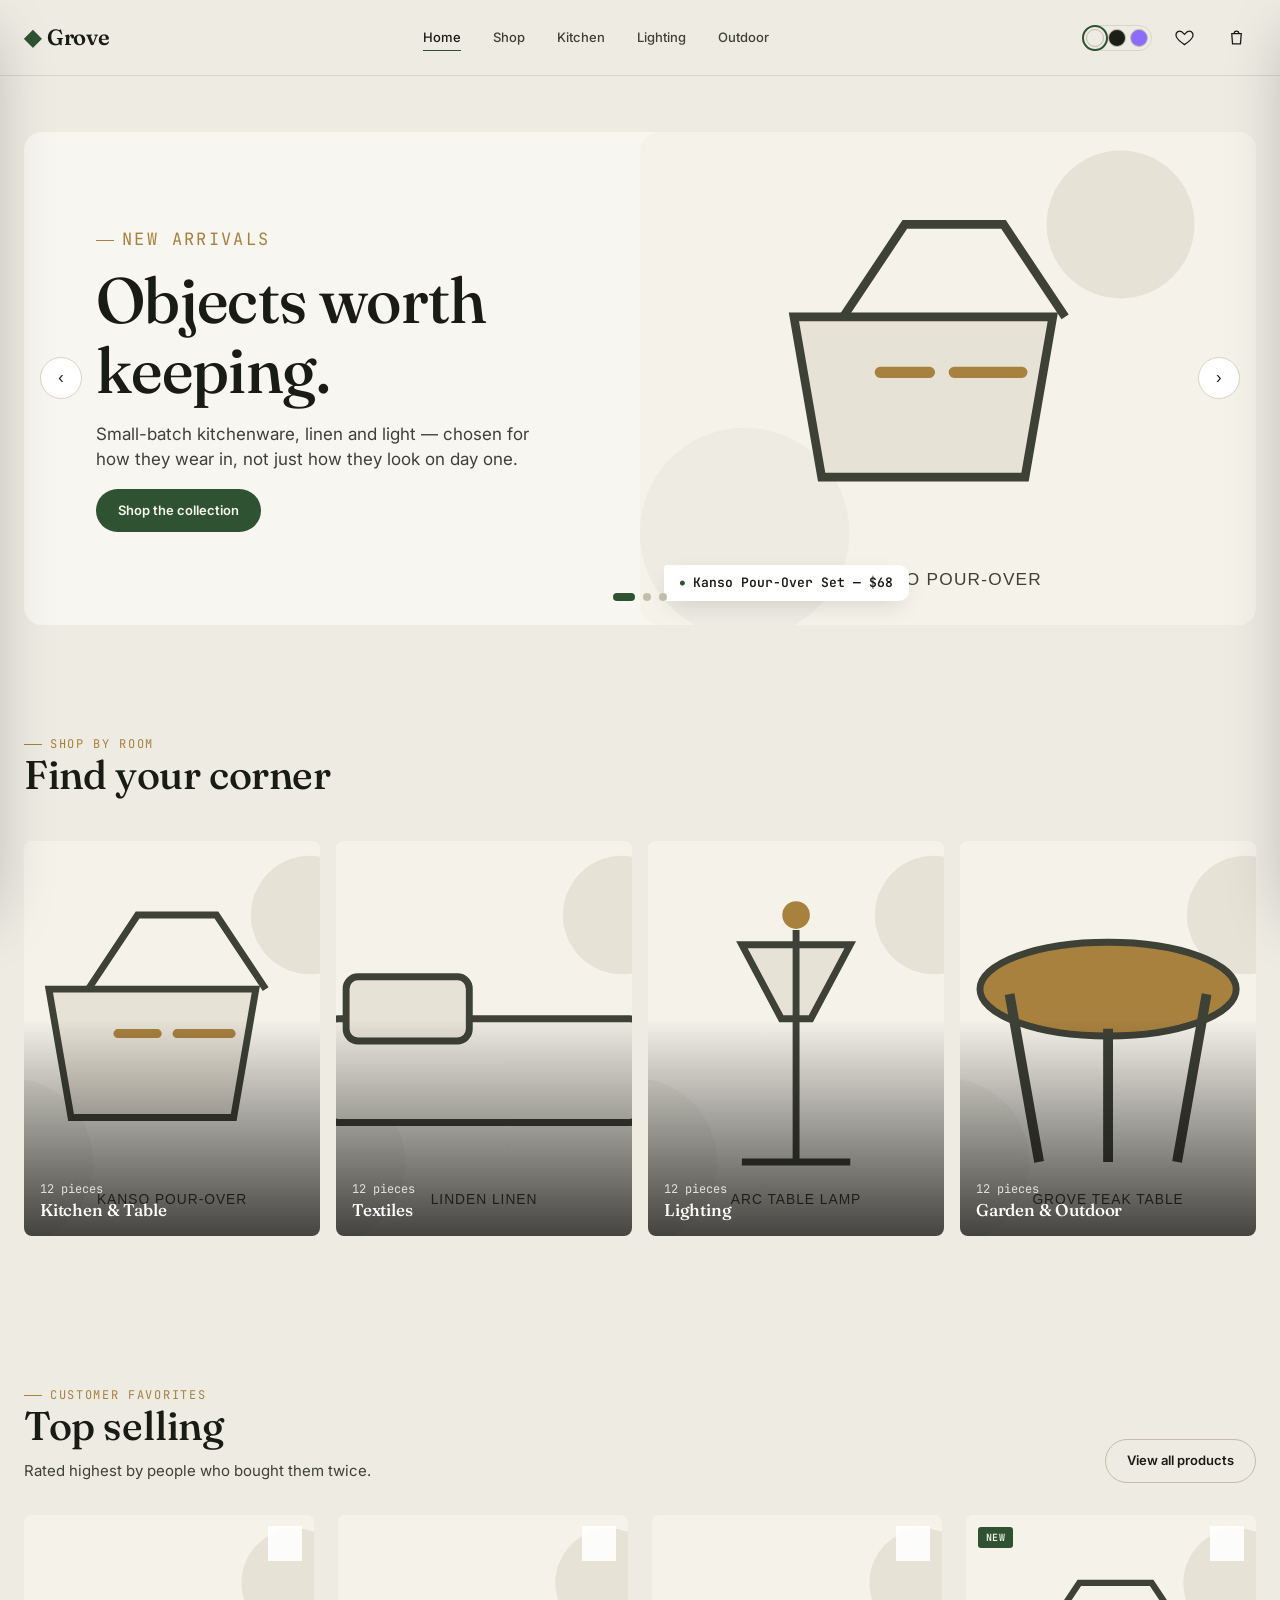
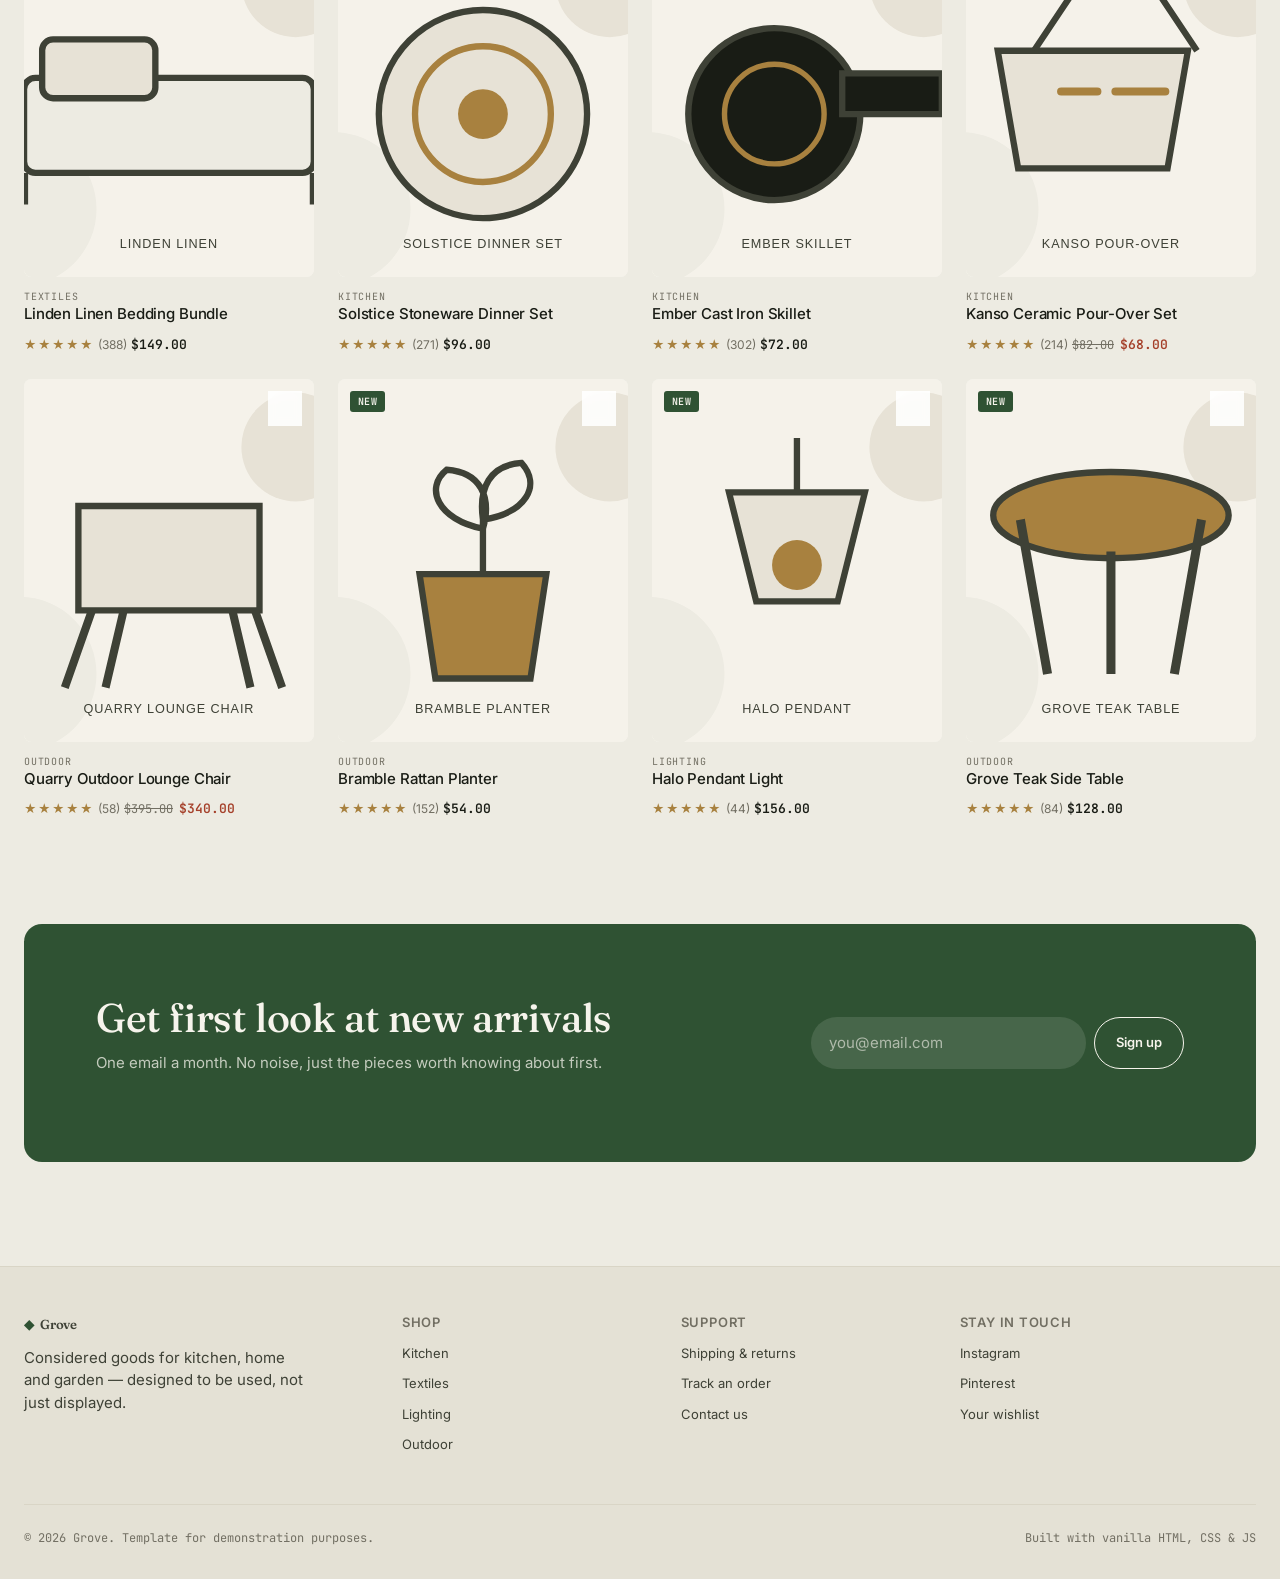
<file: index.html>
<!DOCTYPE html>
<html lang="en">
<head>
<meta charset="UTF-8">
<meta name="viewport" content="width=device-width, initial-scale=1.0">
<title>Grove — Considered goods for everyday living</title>
<meta name="description" content="Grove is a considered-goods storefront: kitchen, textiles, lighting and outdoor pieces made to last.">
<link rel="canonical" href="https://dev-muhadz.github.io/grove-shop/">
<meta name="robots" content="index,follow">
<meta property="og:type" content="website">
<meta property="og:title" content="Grove — Considered goods for everyday living">
<meta property="og:description" content="Grove is a considered-goods storefront: kitchen, textiles, lighting and outdoor pieces made to last.">
<meta property="og:url" content="https://dev-muhadz.github.io/grove-shop/">
<meta property="og:site_name" content="Grove">
<meta name="twitter:card" content="summary">
<meta name="twitter:title" content="Grove — Considered goods for everyday living">
<meta name="twitter:description" content="Grove is a considered-goods storefront: kitchen, textiles, lighting and outdoor pieces made to last.">
<link rel="icon" href="favicon.svg" type="image/svg+xml">
<link rel="preconnect" href="https://fonts.googleapis.com">
<link rel="stylesheet" href="css/variables.css">
<link rel="stylesheet" href="css/style.css">
<link rel="stylesheet" href="css/components.css">
</head>
<body>
<a class="skip-link" href="#main">Skip to content</a>

<header class="site-header">
  <div class="container site-header__inner">
    <button class="nav-toggle" data-nav-toggle aria-label="Open menu" aria-expanded="false" aria-controls="mobile-nav">
      <span></span><span></span><span></span>
    </button>
    <a href="index.html" class="brand"><span class="brand__mark">◆</span> Grove</a>
    <nav class="nav-primary" aria-label="Primary">
      <a href="index.html" aria-current="page">Home</a>
      <a href="shop.html">Shop</a>
      <a href="shop.html?category=kitchen">Kitchen</a>
      <a href="shop.html?category=lighting">Lighting</a>
      <a href="shop.html?category=outdoor">Outdoor</a>
    </nav>
    <div class="header-actions">
      <div class="theme-switch" role="group" aria-label="Choose a theme">
        <button data-swatch="light" aria-label="Light theme"></button>
        <button data-swatch="dark" aria-label="Dark theme"></button>
        <button data-swatch="neo" aria-label="Neo theme"></button>
      </div>
      <a class="icon-btn" href="wishlist.html" aria-label="Wishlist">
        <svg viewBox="0 0 24 24" stroke-width="1.6"><path d="M12 21s-7.5-4.9-10-9.3C.3 8 2 4 6 4c2.2 0 3.7 1.3 6 4 2.3-2.7 3.8-4 6-4 4 0 5.7 4 4 7.7-2.5 4.4-10 9.3-10 9.3z"/></svg>
        <span class="badge-count" data-wishlist-count>0</span>
      </a>
      <button class="icon-btn" data-cart-open aria-label="Open cart">
        <svg viewBox="0 0 24 24" stroke-width="1.6"><path d="M6 7h12l-1 13H7L6 7z"/><path d="M9 7a3 3 0 0 1 6 0"/></svg>
        <span class="badge-count" data-cart-count>0</span>
      </button>
    </div>
  </div>
</header>

<main id="main">

  <section class="container section--tight">
    <div class="hero">
      <div class="hero-slide is-active">
        <div class="hero-slide__copy">
          <p class="eyebrow">New arrivals</p>
          <h1>Objects worth keeping.</h1>
          <p>Small-batch kitchenware, linen and light — chosen for how they wear in, not just how they look on day one.</p>
          <a class="btn btn--primary" href="shop.html">Shop the collection</a>
        </div>
        <div class="hero-slide__media">
          <img src="images/products/p-001.svg" alt="A hand-glazed ceramic pour-over set on a linen tablecloth" width="1000" height="1000">
          <span class="hero-slide__price">Kanso Pour-Over Set — $68</span>
        </div>
      </div>
      <div class="hero-slide">
        <div class="hero-slide__copy">
          <p class="eyebrow">This week only</p>
          <h1>Linen, stone-washed soft.</h1>
          <p>European flax, garment-dyed and pre-washed so the first night already feels broken-in.</p>
          <a class="btn btn--primary" href="shop.html?category=textiles">Shop textiles</a>
        </div>
        <div class="hero-slide__media">
          <img src="images/products/p-002.svg" alt="Stone-washed linen bedding folded on a bed" width="1000" height="1000">
          <span class="hero-slide__price">Linden Bedding Bundle — $149</span>
        </div>
      </div>
      <div class="hero-slide">
        <div class="hero-slide__copy">
          <p class="eyebrow">Made to last outdoors</p>
          <h1>Take the evening outside.</h1>
          <p>Weatherproof lounge pieces and lighting built for long seasons, not just one summer.</p>
          <a class="btn btn--primary" href="shop.html?category=outdoor">Shop outdoor</a>
        </div>
        <div class="hero-slide__media">
          <img src="images/products/p-012.svg" alt="A teak side table and lounge chair on a patio at dusk" width="1000" height="1000">
          <span class="hero-slide__price">Quarry Lounge Chair — $340</span>
        </div>
      </div>
      <button class="hero-arrow hero-arrow--prev" data-hero-prev aria-label="Previous slide">‹</button>
      <button class="hero-arrow hero-arrow--next" data-hero-next aria-label="Next slide">›</button>
      <div class="hero-dots" data-hero-dots></div>
    </div>
  </section>

  <section class="container section" aria-labelledby="cat-heading">
    <div class="section-head">
      <div>
        <p class="eyebrow">Shop by room</p>
        <h2 id="cat-heading">Find your corner</h2>
      </div>
    </div>
    <div class="category-grid" data-category-grid>
      <a class="category-card" href="shop.html?category=kitchen">
        <img src="images/products/p-001.svg" alt="" loading="lazy" width="600" height="750">
        <span class="category-card__label"><span>12 pieces</span><h3>Kitchen &amp; Table</h3></span>
      </a>
      <a class="category-card" href="shop.html?category=textiles">
        <img src="images/products/p-002.svg" alt="" loading="lazy" width="600" height="750">
        <span class="category-card__label"><span>12 pieces</span><h3>Textiles</h3></span>
      </a>
      <a class="category-card" href="shop.html?category=lighting">
        <img src="images/products/p-003.svg" alt="" loading="lazy" width="600" height="750">
        <span class="category-card__label"><span>12 pieces</span><h3>Lighting</h3></span>
      </a>
      <a class="category-card" href="shop.html?category=outdoor">
        <img src="images/products/p-012.svg" alt="" loading="lazy" width="600" height="750">
        <span class="category-card__label"><span>12 pieces</span><h3>Garden &amp; Outdoor</h3></span>
      </a>
    </div>
  </section>

  <section class="container section" aria-labelledby="top-heading">
    <div class="section-head">
      <div>
        <p class="eyebrow">Customer favorites</p>
        <h2 id="top-heading">Top selling</h2>
        <p>Rated highest by people who bought them twice.</p>
      </div>
      <a class="btn btn--outline" href="shop.html">View all products</a>
    </div>
    <div class="product-grid" data-top-selling></div>
  </section>

  <section class="container section--tight">
    <div class="newsletter">
      <div>
        <h2>Get first look at new arrivals</h2>
        <p>One email a month. No noise, just the pieces worth knowing about first.</p>
      </div>
      <form class="newsletter-form" data-newsletter-form>
        <label class="visually-hidden" for="newsletter-email">Email address</label>
        <input id="newsletter-email" type="email" required placeholder="you@email.com">
        <button class="btn btn--outline" type="submit">Sign up</button>
      </form>
    </div>
  </section>

</main>

<footer class="site-footer">
  <div class="container">
    <div class="footer-grid">
      <div>
        <a href="index.html" class="brand"><span class="brand__mark">◆</span> Grove</a>
        <p style="margin-top:var(--space-3);max-width:32ch">Considered goods for kitchen, home and garden — designed to be used, not just displayed.</p>
      </div>
      <div>
        <h4>Shop</h4>
        <ul>
          <li><a href="shop.html?category=kitchen">Kitchen</a></li>
          <li><a href="shop.html?category=textiles">Textiles</a></li>
          <li><a href="shop.html?category=lighting">Lighting</a></li>
          <li><a href="shop.html?category=outdoor">Outdoor</a></li>
        </ul>
      </div>
      <div>
        <h4>Support</h4>
        <ul>
          <li><a href="#">Shipping &amp; returns</a></li>
          <li><a href="#">Track an order</a></li>
          <li><a href="#">Contact us</a></li>
        </ul>
      </div>
      <div>
        <h4>Stay in touch</h4>
        <ul>
          <li><a href="#">Instagram</a></li>
          <li><a href="#">Pinterest</a></li>
          <li><a href="wishlist.html">Your wishlist</a></li>
        </ul>
      </div>
    </div>
    <div class="footer-bottom">
      <span>© 2026 Grove. Template for demonstration purposes.</span>
      <span>Built with vanilla HTML, CSS &amp; JS</span>
    </div>
  </div>
</footer>

<!-- Mobile nav drawer -->
<div class="drawer-overlay" data-mobile-nav-overlay></div>
<nav class="mobile-nav" id="mobile-nav" data-mobile-nav aria-label="Mobile">
  <div style="display:flex;justify-content:space-between;align-items:center">
    <span class="brand"><span class="brand__mark">◆</span> Grove</span>
    <button class="icon-btn" data-mobile-nav-close aria-label="Close menu">✕</button>
  </div>
  <ul>
    <li><a href="index.html">Home</a></li>
    <li><a href="shop.html">Shop</a></li>
    <li><a href="shop.html?category=kitchen">Kitchen</a></li>
    <li><a href="shop.html?category=textiles">Textiles</a></li>
    <li><a href="shop.html?category=lighting">Lighting</a></li>
    <li><a href="shop.html?category=outdoor">Outdoor</a></li>
    <li><a href="wishlist.html">Wishlist</a></li>
  </ul>
</nav>

<!-- Cart drawer -->
<div class="drawer-overlay" data-cart-overlay></div>
<aside class="drawer" data-cart-drawer role="dialog" aria-modal="true" aria-labelledby="cart-drawer-title" aria-hidden="true">
  <div class="drawer__header">
    <h3 id="cart-drawer-title">Your cart</h3>
    <button class="icon-btn" data-cart-close aria-label="Close cart">✕</button>
  </div>
  <div class="drawer__body" data-cart-body></div>
  <div class="drawer__footer" data-cart-footer></div>
</aside>

<script type="module" src="js/mockData.js"></script>
<script type="module" src="js/cart.js"></script>
<script type="module" src="js/main.js"></script>
</body>
</html>
</file>
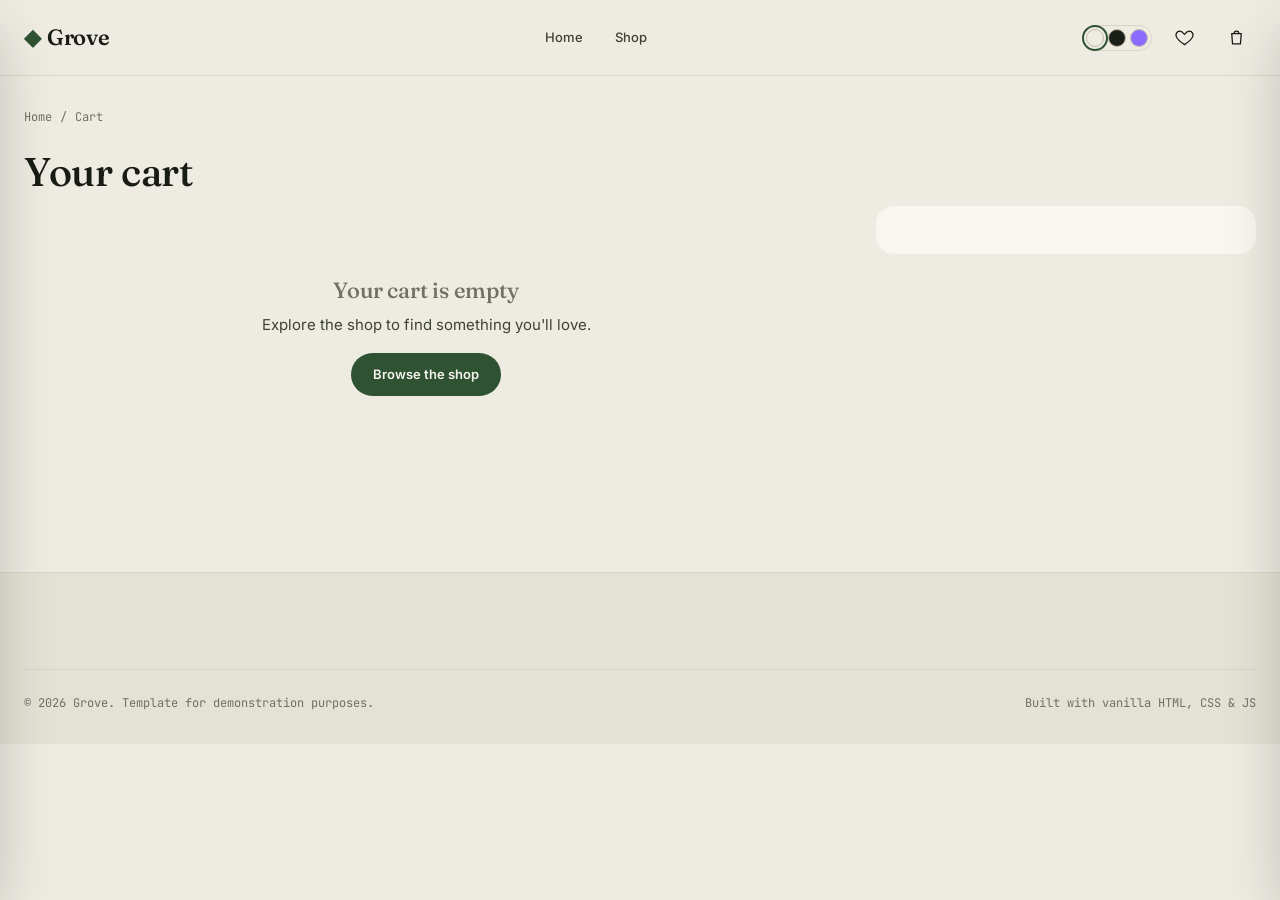
<file: cart.html>
<!DOCTYPE html>
<html lang="en">
<head>
<meta charset="UTF-8">
<meta name="viewport" content="width=device-width, initial-scale=1.0">
<title>Your Cart — Grove</title>
<meta name="description" content="Review items saved in your Grove shopping cart before checkout.">
<meta name="robots" content="noindex,follow">
<link rel="canonical" href="https://dev-muhadz.github.io/grove-shop/cart.html">
<meta property="og:type" content="website">
<meta property="og:title" content="Your Cart — Grove">
<meta property="og:description" content="Review items saved in your Grove shopping cart before checkout.">
<meta property="og:url" content="https://dev-muhadz.github.io/grove-shop/cart.html">
<meta property="og:site_name" content="Grove">
<meta name="twitter:card" content="summary">
<meta name="twitter:title" content="Your Cart — Grove">
<meta name="twitter:description" content="Review items saved in your Grove shopping cart before checkout.">
<link rel="icon" href="favicon.svg" type="image/svg+xml">
<link rel="preconnect" href="https://fonts.googleapis.com">
<link rel="stylesheet" href="css/variables.css">
<link rel="stylesheet" href="css/style.css">
<link rel="stylesheet" href="css/components.css">
<style>
.cart-page-grid{display:grid;grid-template-columns:1fr 380px;gap:var(--space-7);align-items:start}.cart-page-lines{min-width:0}@media(max-width:860px){.cart-page-grid{grid-template-columns:1fr}}
</style>
<a class="skip-link" href="#main">Skip to content</a>

<header class="site-header">
  <div class="container site-header__inner">
    <button class="nav-toggle" data-nav-toggle aria-label="Open menu" aria-expanded="false" aria-controls="mobile-nav">
      <span></span><span></span><span></span>
    </button>
    <a href="index.html" class="brand"><span class="brand__mark">◆</span> Grove</a>
    <nav class="nav-primary" aria-label="Primary">
      <a href="index.html">Home</a>
      <a href="shop.html">Shop</a>
    </nav>
    <div class="header-actions">
      <div class="theme-switch" role="group" aria-label="Choose a theme">
        <button data-swatch="light" aria-label="Light theme"></button>
        <button data-swatch="dark" aria-label="Dark theme"></button>
        <button data-swatch="neo" aria-label="Neo theme"></button>
      </div>
      <a class="icon-btn" href="wishlist.html" aria-label="Wishlist">
        <svg viewBox="0 0 24 24" stroke-width="1.6"><path d="M12 21s-7.5-4.9-10-9.3C.3 8 2 4 6 4c2.2 0 3.7 1.3 6 4 2.3-2.7 3.8-4 6-4 4 0 5.7 4 4 7.7-2.5 4.4-10 9.3-10 9.3z"/></svg>
        <span class="badge-count" data-wishlist-count>0</span>
      </a>
      <button class="icon-btn" data-cart-open aria-label="Open cart">
        <svg viewBox="0 0 24 24" stroke-width="1.6"><path d="M6 7h12l-1 13H7L6 7z"/><path d="M9 7a3 3 0 0 1 6 0"/></svg>
        <span class="badge-count" data-cart-count>0</span>
      </button>
    </div>
  </div>
</header>

<main id="main" class="container section--tight">
  <nav class="breadcrumbs" aria-label="Breadcrumb"><a href="index.html">Home</a><span>/</span><span>Cart</span></nav>
  <h1 style="font-size:var(--fs-2xl)">Your cart</h1>

  <div class="cart-page-grid">
    <div class="cart-page-lines" data-cart-page-body></div>
    <div class="order-review" data-cart-page-footer></div>
  </div>
</main>

<footer class="site-footer">
  <div class="container">
    <div class="footer-bottom">
      <span>© 2026 Grove. Template for demonstration purposes.</span>
      <span>Built with vanilla HTML, CSS &amp; JS</span>
    </div>
  </div>
</footer>

<div class="drawer-overlay" data-mobile-nav-overlay></div>
<nav class="mobile-nav" id="mobile-nav" data-mobile-nav aria-label="Mobile">
  <div style="display:flex;justify-content:space-between;align-items:center">
    <span class="brand"><span class="brand__mark">◆</span> Grove</span>
    <button class="icon-btn" data-mobile-nav-close aria-label="Close menu">✕</button>
  </div>
  <ul>
    <li><a href="index.html">Home</a></li>
    <li><a href="shop.html">Shop</a></li>
    <li><a href="wishlist.html">Wishlist</a></li>
  </ul>
</nav>

<div class="drawer-overlay" data-cart-overlay></div>
<aside class="drawer" data-cart-drawer role="dialog" aria-modal="true" aria-labelledby="cart-drawer-title" aria-hidden="true">
  <div class="drawer__header">
    <h3 id="cart-drawer-title">Your cart</h3>
    <button class="icon-btn" data-cart-close aria-label="Close cart">✕</button>
  </div>
  <div class="drawer__body" data-cart-body></div>
  <div class="drawer__footer" data-cart-footer></div>
</aside>

<script type="module" src="js/mockData.js"></script>
<script type="module" src="js/cart.js"></script>
<script type="module" src="js/main.js"></script>
</body>
</html>
</file>
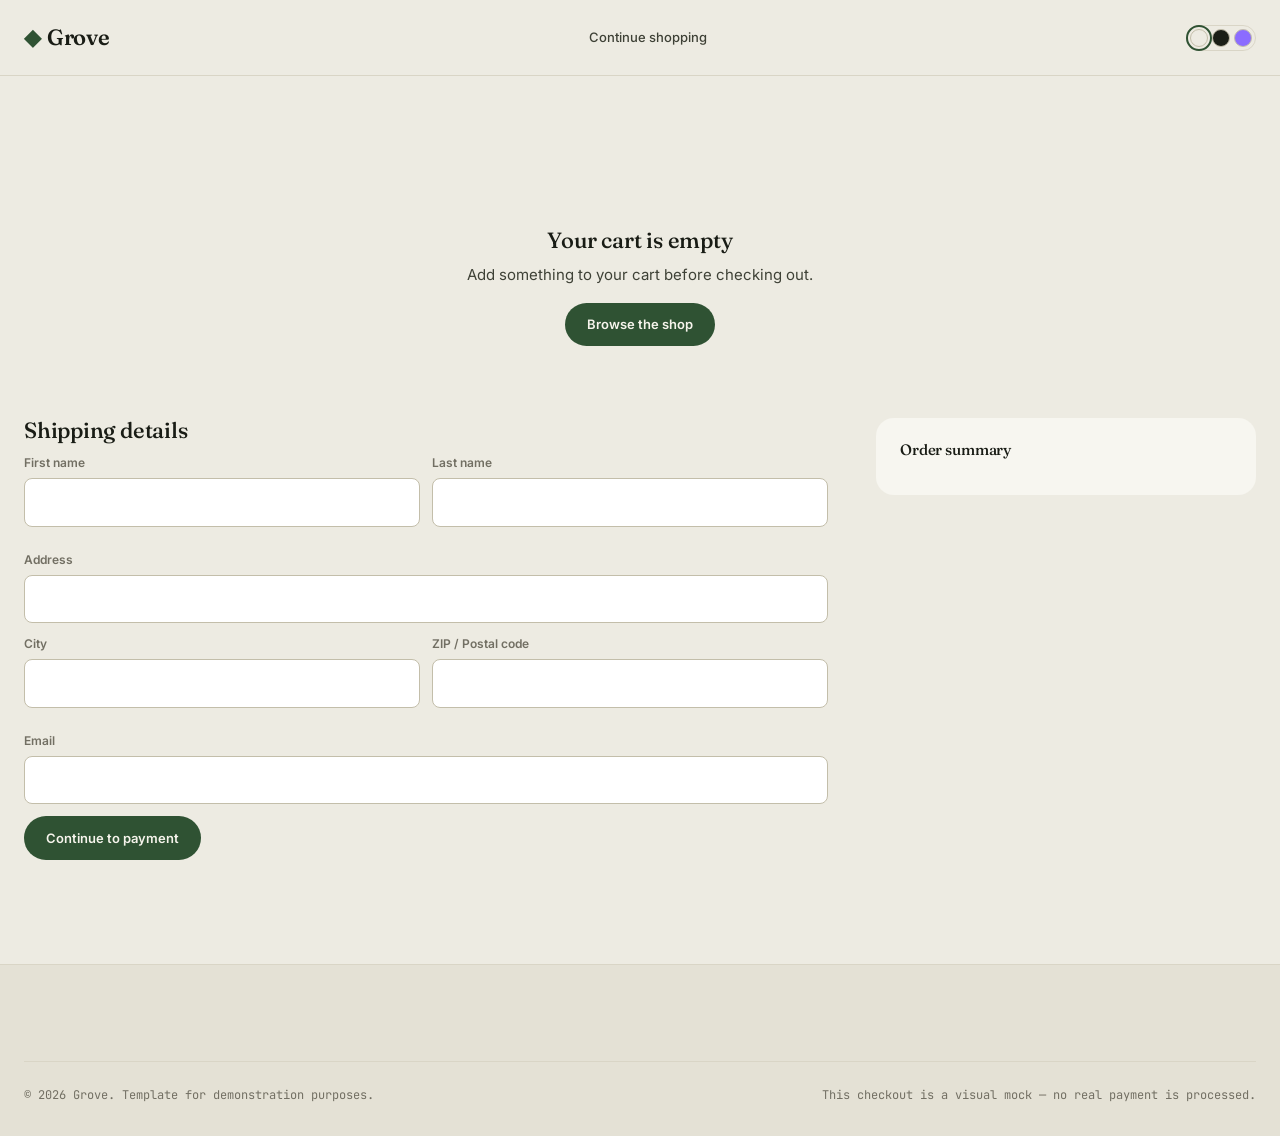
<file: checkout.html>
<!DOCTYPE html>
<html lang="en">
<head>
<meta charset="UTF-8">
<meta name="viewport" content="width=device-width, initial-scale=1.0">
<title>Checkout — Grove</title>
<meta name="description" content="Complete your Grove demo-store checkout with shipping and payment details in this visual template flow.">
<meta name="robots" content="noindex,follow">
<link rel="canonical" href="https://dev-muhadz.github.io/grove-shop/checkout.html">
<meta property="og:type" content="website">
<meta property="og:title" content="Checkout — Grove">
<meta property="og:description" content="A polished, visual checkout flow for the Grove storefront template.">
<meta property="og:url" content="https://dev-muhadz.github.io/grove-shop/checkout.html">
<meta property="og:site_name" content="Grove">
<meta name="twitter:card" content="summary">
<meta name="twitter:title" content="Checkout — Grove">
<meta name="twitter:description" content="A polished, visual checkout flow for the Grove storefront template.">
<link rel="icon" href="favicon.svg" type="image/svg+xml">
<link rel="preconnect" href="https://fonts.googleapis.com">
<link rel="stylesheet" href="css/variables.css">
<link rel="stylesheet" href="css/style.css">
<link rel="stylesheet" href="css/components.css">
</head>
<body>
<a class="skip-link" href="#main">Skip to content</a>

<header class="site-header">
  <div class="container site-header__inner">
    <a href="index.html" class="brand"><span class="brand__mark">◆</span> Grove</a>
    <nav class="nav-primary" aria-label="Primary"><a href="shop.html">Continue shopping</a></nav>
    <div class="header-actions">
      <div class="theme-switch" role="group" aria-label="Choose a theme">
        <button data-swatch="light" aria-label="Light theme"></button>
        <button data-swatch="dark" aria-label="Dark theme"></button>
        <button data-swatch="neo" aria-label="Neo theme"></button>
      </div>
    </div>
  </div>
</header>

<main id="main" class="container section--tight">
  <div class="checkout-steps" data-checkout-steps></div>

  <div data-checkout-empty style="display:none" class="empty-state">
    <h3>Your cart is empty</h3>
    <p>Add something to your cart before checking out.</p>
    <a class="btn btn--primary" href="shop.html">Browse the shop</a>
  </div>

  <div class="checkout-grid">
    <div>
      <div data-panel="shipping">
        <h2 style="font-size:var(--fs-lg)">Shipping details</h2>
        <form id="shipping-form">
          <div class="form-row">
            <div class="field"><label for="first-name">First name</label><input id="first-name" required></div>
            <div class="field"><label for="last-name">Last name</label><input id="last-name" required></div>
          </div>
          <div class="field"><label for="address">Address</label><input id="address" required></div>
          <div class="form-row">
            <div class="field"><label for="city">City</label><input id="city" required></div>
            <div class="field"><label for="zip">ZIP / Postal code</label><input id="zip" required></div>
          </div>
          <div class="field"><label for="email">Email</label><input id="email" type="email" required></div>
          <button class="btn btn--primary" data-checkout-next type="submit">Continue to payment</button>
        </form>
      </div>

      <div data-panel="payment" style="display:none">
        <h2 style="font-size:var(--fs-lg)">Payment</h2>
        <div class="pay-methods" role="group" aria-label="Payment method">
          <button class="pay-method is-selected" type="button" aria-pressed="true">Card</button>
          <button class="pay-method" type="button" aria-pressed="false">PayPal</button>
          <button class="pay-method" type="button" aria-pressed="false">Apple Pay</button>
        </div>
        <form id="payment-form">
          <div class="field"><label for="card-name">Name on card</label><input id="card-name" required></div>
          <div class="field"><label for="card-number">Card number</label><input id="card-number" inputmode="numeric" placeholder="4242 4242 4242 4242" required></div>
          <div class="form-row">
            <div class="field"><label for="card-exp">Expiry</label><input id="card-exp" placeholder="MM/YY" required></div>
            <div class="field"><label for="card-cvc">CVC</label><input id="card-cvc" inputmode="numeric" required></div>
          </div>
          <div style="display:flex;gap:var(--space-3)">
            <button class="btn btn--outline" type="button" data-checkout-back>Back</button>
            <button class="btn btn--primary" style="flex:1" data-checkout-next type="submit">Review &amp; place order</button>
          </div>
        </form>
      </div>

      <div data-panel="confirmation" style="display:none">
        <div class="confirm-panel">
          <div class="check-circle">✓</div>
          <h2>Order confirmed</h2>
          <p>Thank you — your order <strong data-order-number></strong> is on its way. A confirmation has been mock-sent to your email.</p>
          <a class="btn btn--primary" href="index.html">Back to home</a>
        </div>
      </div>
    </div>

    <aside class="order-review">
      <h3 style="font-size:var(--fs-base)">Order summary</h3>
      <div data-order-review></div>
    </aside>
  </div>
</main>

<footer class="site-footer">
  <div class="container">
    <div class="footer-bottom">
      <span>© 2026 Grove. Template for demonstration purposes.</span>
      <span>This checkout is a visual mock — no real payment is processed.</span>
    </div>
  </div>
</footer>

<script type="module" src="js/mockData.js"></script>
<script type="module" src="js/cart.js"></script>
<script type="module" src="js/main.js"></script>
<script type="module" src="js/checkout.js"></script>
</body>
</html>
</file>
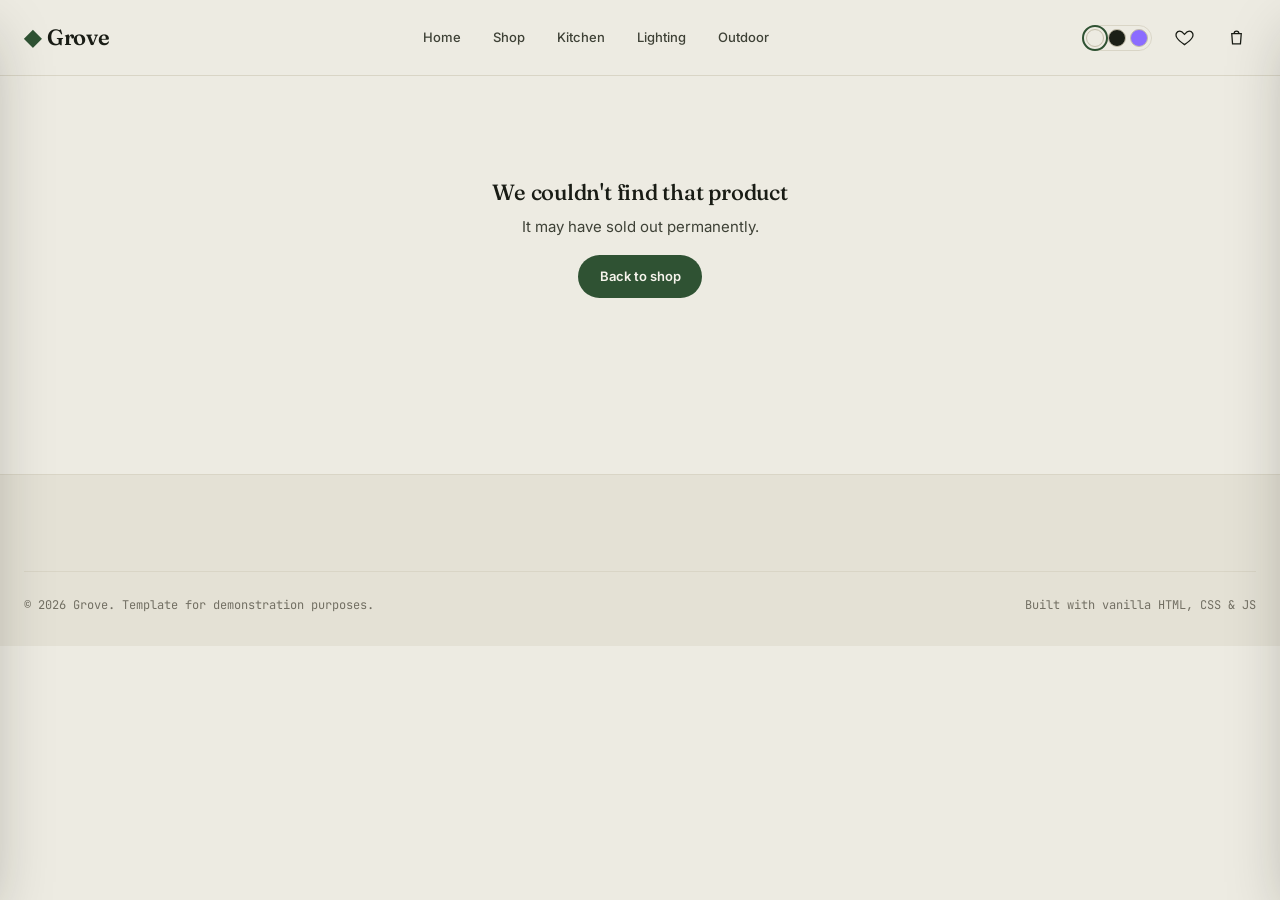
<file: product.html>
<!DOCTYPE html>
<html lang="en">
<head>
<meta charset="UTF-8">
<meta name="viewport" content="width=device-width, initial-scale=1.0">
<title>Product — Grove</title>
<meta name="description" content="Explore product details, variants, specifications, shipping information, and related products in the Grove storefront template.">
<meta name="robots" content="index,follow">
<link rel="canonical" href="https://dev-muhadz.github.io/grove-shop/product.html">
<meta property="og:type" content="product">
<meta property="og:title" content="Product — Grove">
<meta property="og:description" content="Explore product details and variants in the Grove storefront template.">
<meta property="og:url" content="https://dev-muhadz.github.io/grove-shop/product.html">
<meta property="og:site_name" content="Grove">
<meta name="twitter:card" content="summary">
<meta name="twitter:title" content="Product — Grove">
<meta name="twitter:description" content="Explore product details and variants in the Grove storefront template.">
<link rel="icon" href="favicon.svg" type="image/svg+xml">
<link rel="preconnect" href="https://fonts.googleapis.com">
<link rel="stylesheet" href="css/variables.css">
<link rel="stylesheet" href="css/style.css">
<link rel="stylesheet" href="css/components.css">
</head>
<body>
<a class="skip-link" href="#main">Skip to content</a>

<header class="site-header">
  <div class="container site-header__inner">
    <button class="nav-toggle" data-nav-toggle aria-label="Open menu" aria-expanded="false" aria-controls="mobile-nav">
      <span></span><span></span><span></span>
    </button>
    <a href="index.html" class="brand"><span class="brand__mark">◆</span> Grove</a>
    <nav class="nav-primary" aria-label="Primary">
      <a href="index.html">Home</a><a href="shop.html">Shop</a><a href="shop.html?category=kitchen">Kitchen</a><a href="shop.html?category=lighting">Lighting</a><a href="shop.html?category=outdoor">Outdoor</a>
    </nav>
    <div class="header-actions">
      <div class="theme-switch" role="group" aria-label="Choose a theme">
        <button data-swatch="light" aria-label="Light theme"></button><button data-swatch="dark" aria-label="Dark theme"></button><button data-swatch="neo" aria-label="Neo theme"></button>
      </div>
      <a class="icon-btn" href="wishlist.html" aria-label="Wishlist"><svg viewBox="0 0 24 24" stroke-width="1.6"><path d="M12 21s-7.5-4.9-10-9.3C.3 8 2 4 6 4c2.2 0 3.7 1.3 6 4 2.3-2.7 3.8-4 6-4 4 0 5.7 4 4 7.7-2.5 4.4-10 9.3-10 9.3z"/></svg><span class="badge-count" data-wishlist-count>0</span></a>
      <button class="icon-btn" data-cart-open aria-label="Open cart"><svg viewBox="0 0 24 24" stroke-width="1.6"><path d="M6 7h12l-1 13H7L6 7z"/><path d="M9 7a3 3 0 0 1 6 0"/></svg><span class="badge-count" data-cart-count>0</span></button>
    </div>
  </div>
</header>

<main id="main" class="container section--tight" data-pdp-root>
  <nav class="breadcrumbs" aria-label="Breadcrumb"><a href="index.html">Home</a><span>/</span><a href="shop.html">Shop</a><span>/</span><span data-pdp-breadcrumb>Product</span></nav>
  <div class="pdp-layout">
    <div class="pdp-thumbs" data-pdp-thumbs></div>
    <div class="pdp-main-image"><img data-pdp-main-img src="" alt="" width="900" height="900"></div>
    <div class="pdp-info">
      <div class="pdp-info__cat" data-pdp-cat></div><h1 data-pdp-title></h1><div class="rating" data-pdp-rating style="margin-bottom:var(--space-3)"></div><div class="pdp-price" data-pdp-price></div><p class="pdp-desc" data-pdp-desc></p>
      <div class="option-row" data-pdp-colors><div class="option-row__label">Color</div><div class="swatch-row" data-pdp-color-row></div></div>
      <div class="option-row" data-pdp-sizes><div class="option-row__label">Size <span>Select an option</span></div><div class="size-row" data-pdp-size-row></div></div>
      <div class="option-row"><div class="option-row__label">Quantity</div><div class="qty-stepper"><button type="button" data-pdp-qty-step="-1" aria-label="Decrease quantity">−</button><input type="text" readonly value="1" data-pdp-qty-input aria-label="Quantity"><button type="button" data-pdp-qty-step="1" aria-label="Increase quantity">+</button></div></div>
      <div class="pdp-actions"><button class="btn btn--primary" style="flex:1" data-pdp-add>Add to cart</button><button class="btn btn--outline btn--icon" data-pdp-wishlist aria-label="Add to wishlist" aria-pressed="false"><svg viewBox="0 0 24 24" stroke-width="1.6" width="18" height="18"><path d="M12 21s-7.5-4.9-10-9.3C.3 8 2 4 6 4c2.2 0 3.7 1.3 6 4 2.3-2.7 3.8-4 6-4 4 0 5.7 4 4 7.7-2.5 4.4-10 9.3-10 9.3z"/></svg></button></div>
      <div class="pdp-meta"><span class="hang-tag">Free shipping over $100</span><span class="hang-tag">30-day returns</span></div>
      <div class="accordion">
        <div class="accordion-item"><button class="accordion-item__trigger" aria-expanded="false" aria-controls="pdp-specs-panel">Specifications <span class="chev">⌄</span></button><div class="accordion-item__panel" id="pdp-specs-panel" hidden><div class="accordion-item__panel-inner"><table><tbody data-pdp-specs></tbody></table></div></div></div>
        <div class="accordion-item"><button class="accordion-item__trigger" aria-expanded="false" aria-controls="pdp-shipping-panel">Shipping &amp; returns <span class="chev">⌄</span></button><div class="accordion-item__panel" id="pdp-shipping-panel" hidden><div class="accordion-item__panel-inner"><p style="margin:0">Orders ship within 2 business days. Free standard shipping on orders over $100; flat $8 shipping otherwise. Returns accepted within 30 days, unused and in original packaging.</p></div></div></div>
        <div class="accordion-item"><button class="accordion-item__trigger" aria-expanded="false" aria-controls="pdp-care-panel">Care instructions <span class="chev">⌄</span></button><div class="accordion-item__panel" id="pdp-care-panel" hidden><div class="accordion-item__panel-inner"><p style="margin:0">See the care line noted in Specifications above. When in doubt, gentle and low-heat is always the safer choice.</p></div></div></div>
      </div>
    </div>
  </div>
  <section class="section" aria-labelledby="related-heading"><div class="section-head"><div><p class="eyebrow">You might also like</p><h2 id="related-heading" style="font-size:var(--fs-xl)">Related products</h2></div></div><div class="product-grid" data-related-grid></div></section>
</main>

<footer class="site-footer"><div class="container"><div class="footer-bottom"><span>© 2026 Grove. Template for demonstration purposes.</span><span>Built with vanilla HTML, CSS &amp; JS</span></div></div></footer>
<div class="drawer-overlay" data-mobile-nav-overlay></div>
<nav class="mobile-nav" id="mobile-nav" data-mobile-nav aria-label="Mobile"><div style="display:flex;justify-content:space-between;align-items:center"><span class="brand"><span class="brand__mark">◆</span> Grove</span><button class="icon-btn" data-mobile-nav-close aria-label="Close menu">✕</button></div><ul><li><a href="index.html">Home</a></li><li><a href="shop.html">Shop</a></li><li><a href="wishlist.html">Wishlist</a></li></ul></nav>
<div class="drawer-overlay" data-cart-overlay></div>
<aside class="drawer" data-cart-drawer role="dialog" aria-modal="true" aria-labelledby="cart-drawer-title" aria-hidden="true"><div class="drawer__header"><h3 id="cart-drawer-title">Your cart</h3><button class="icon-btn" data-cart-close aria-label="Close cart">✕</button></div><div class="drawer__body" data-cart-body></div><div class="drawer__footer" data-cart-footer></div></aside>
<script type="module" src="js/mockData.js"></script><script type="module" src="js/cart.js"></script><script type="module" src="js/main.js"></script><script type="module" src="js/product.js"></script>
</body>
</html>
</file>
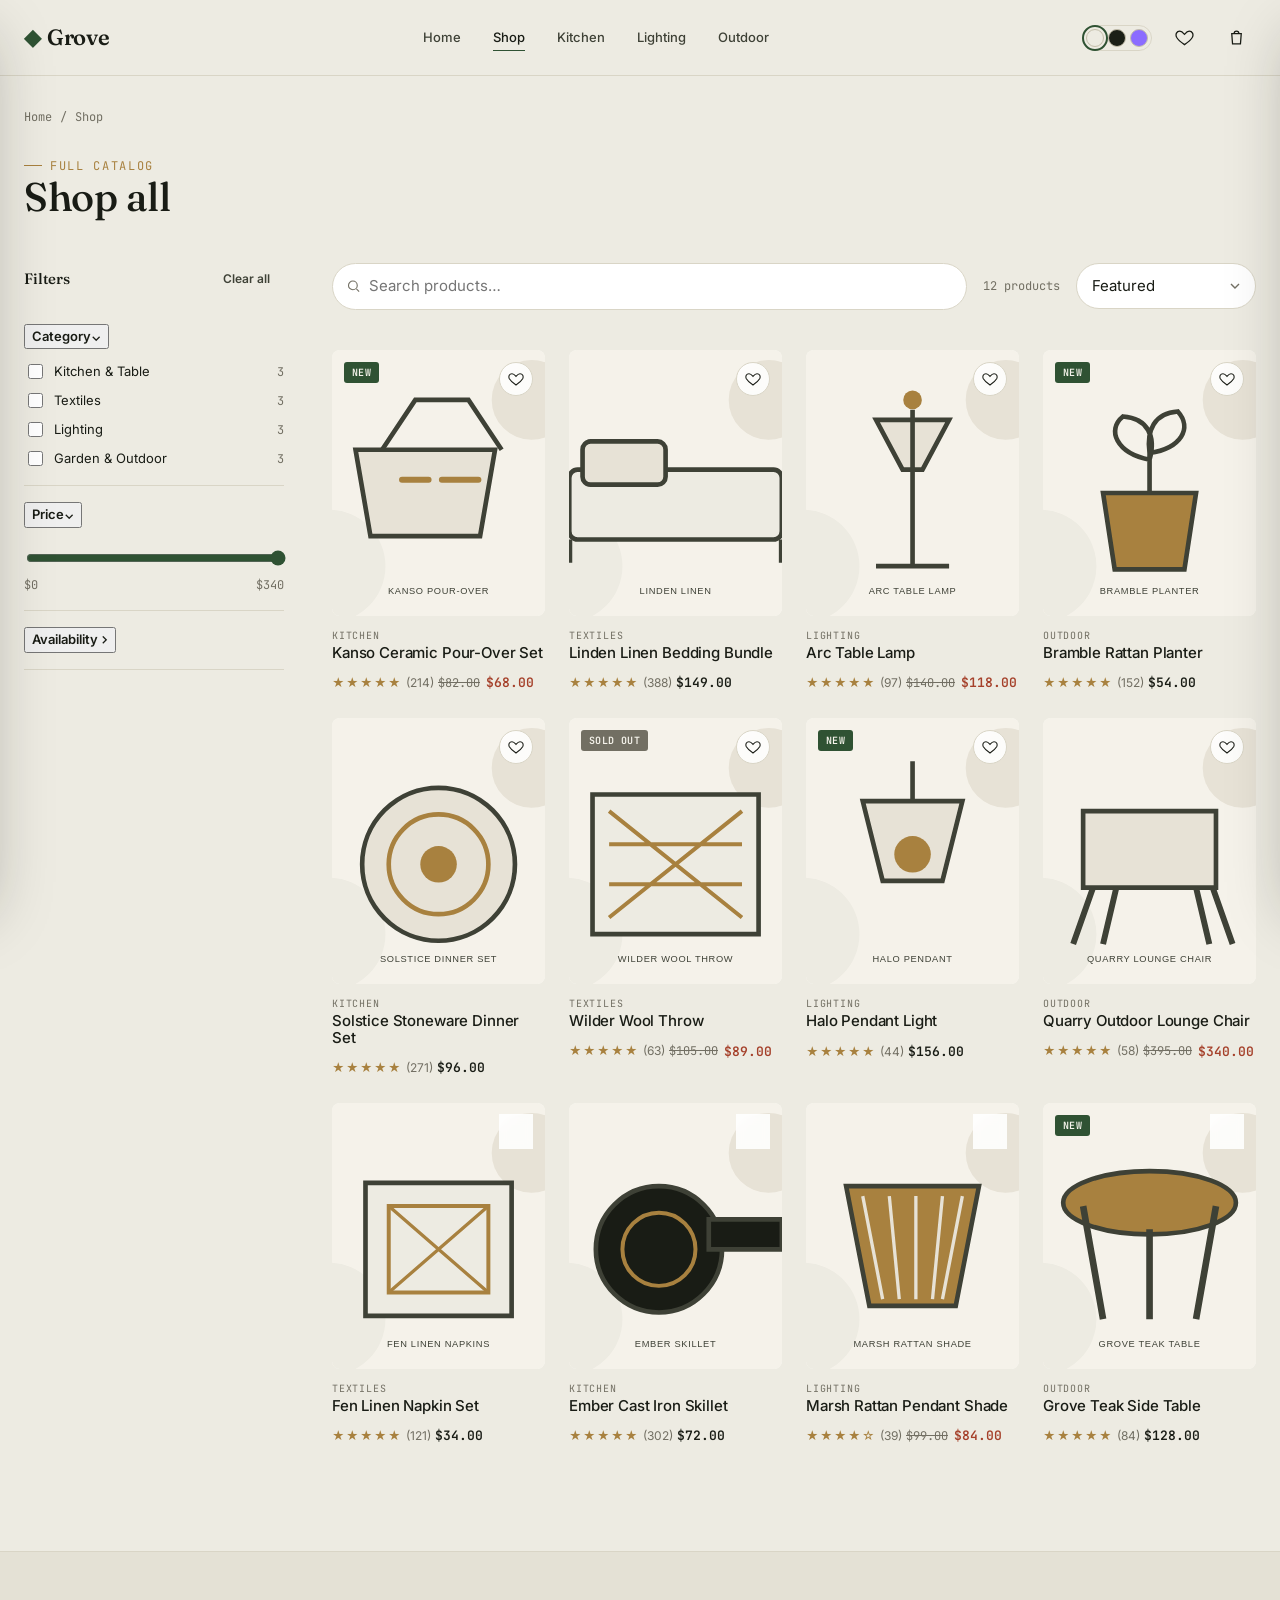
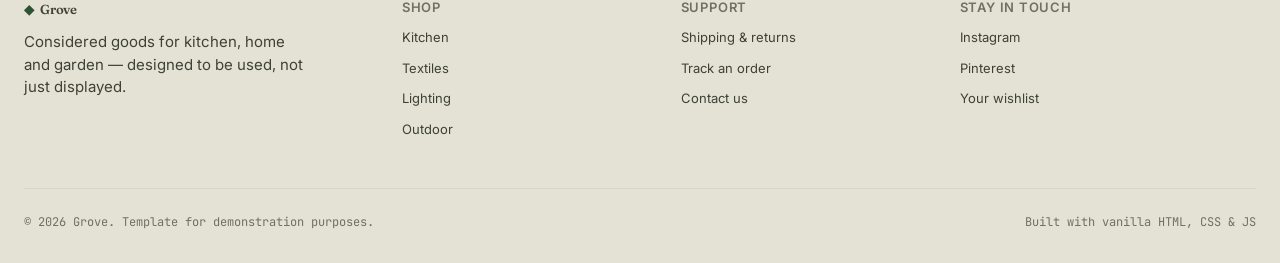
<file: shop.html>
<!DOCTYPE html>
<html lang="en">
<head>
<meta charset="UTF-8">
<meta name="viewport" content="width=device-width, initial-scale=1.0">
<title>Shop — Grove</title>
<meta name="description" content="Browse Grove's full catalog of kitchen, textiles, lighting and outdoor pieces.">
<link rel="canonical" href="https://dev-muhadz.github.io/grove-shop/shop.html">
<meta name="robots" content="index,follow">
<meta property="og:type" content="website">
<meta property="og:title" content="Shop — Grove">
<meta property="og:description" content="Browse Grove's full catalog of kitchen, textiles, lighting and outdoor pieces.">
<meta property="og:url" content="https://dev-muhadz.github.io/grove-shop/shop.html">
<meta property="og:site_name" content="Grove">
<meta name="twitter:card" content="summary">
<meta name="twitter:title" content="Shop — Grove">
<meta name="twitter:description" content="Browse Grove's full catalog of kitchen, textiles, lighting and outdoor pieces.">
<link rel="icon" href="favicon.svg" type="image/svg+xml">
<link rel="preconnect" href="https://fonts.googleapis.com">
<link rel="stylesheet" href="css/variables.css">
<link rel="stylesheet" href="css/style.css">
<link rel="stylesheet" href="css/components.css">
<link rel="stylesheet" href="css/phase2-fixes.css">
</head>
<body>
<a class="skip-link" href="#main">Skip to content</a>

<header class="site-header">
  <div class="container site-header__inner">
    <button class="nav-toggle" data-nav-toggle aria-label="Open menu" aria-expanded="false" aria-controls="mobile-nav">
      <span></span><span></span><span></span>
    </button>
    <a href="index.html" class="brand"><span class="brand__mark">◆</span> Grove</a>
    <nav class="nav-primary" aria-label="Primary">
      <a href="index.html">Home</a>
      <a href="shop.html" aria-current="page">Shop</a>
      <a href="shop.html?category=kitchen">Kitchen</a>
      <a href="shop.html?category=lighting">Lighting</a>
      <a href="shop.html?category=outdoor">Outdoor</a>
    </nav>
    <div class="header-actions">
      <div class="theme-switch" role="group" aria-label="Choose a theme">
        <button data-swatch="light" aria-label="Light theme"></button>
        <button data-swatch="dark" aria-label="Dark theme"></button>
        <button data-swatch="neo" aria-label="Neo theme"></button>
      </div>
      <a class="icon-btn" href="wishlist.html" aria-label="Wishlist">
        <svg viewBox="0 0 24 24" stroke-width="1.6"><path d="M12 21s-7.5-4.9-10-9.3C.3 8 2 4 6 4c2.2 0 3.7 1.3 6 4 2.3-2.7 3.8-4 6-4 4 0 5.7 4 4 7.7-2.5 4.4-10 9.3-10 9.3z"/></svg>
        <span class="badge-count" data-wishlist-count>0</span>
      </a>
      <button class="icon-btn" data-cart-open aria-label="Open cart">
        <svg viewBox="0 0 24 24" stroke-width="1.6"><path d="M6 7h12l-1 13H7L6 7z"/><path d="M9 7a3 3 0 0 1 6 0"/></svg>
        <span class="badge-count" data-cart-count>0</span>
      </button>
    </div>
  </div>
</header>

<main id="main" class="container section--tight">
  <nav class="breadcrumbs" aria-label="Breadcrumb"><a href="index.html">Home</a><span>/</span><span>Shop</span></nav>
  <div class="section-head">
    <div>
      <p class="eyebrow">Full catalog</p>
      <h1 style="font-size:var(--fs-2xl)">Shop all</h1>
    </div>
  </div>

  <div class="shop-layout">
    <aside class="filters" aria-label="Filters">
      <div style="display:flex;justify-content:space-between;align-items:center;margin-bottom:var(--space-3)">
        <h3 style="margin:0;font-size:var(--fs-base)">Filters</h3>
        <button class="btn btn--ghost btn--sm" data-clear-filters>Clear all</button>
      </div>

      <div class="filter-group">
        <button type="button" class="filter-group__title" aria-expanded="true" aria-controls="filter-category-panel">Category <span class="chev">⌄</span></button>
        <div class="filter-group__body" id="filter-category-panel" data-category-list></div>
      </div>

      <div class="filter-group">
        <button type="button" class="filter-group__title" aria-expanded="true" aria-controls="filter-price-panel">Price <span class="chev">⌄</span></button>
        <div class="filter-group__body" id="filter-price-panel">
          <div class="range-slider">
            <input type="range" data-price-range step="1">
            <div class="range-slider__values"><span>$0</span><span data-price-max-label></span></div>
          </div>
        </div>
      </div>

      <div class="filter-group is-collapsed">
        <button type="button" class="filter-group__title" aria-expanded="false" aria-controls="filter-availability-panel">Availability <span class="chev">⌄</span></button>
        <div class="filter-group__body" id="filter-availability-panel" hidden>
          <label class="checkbox-row"><input type="radio" name="availability" value="in-stock" data-availability> In stock only</label>
          <label class="checkbox-row"><input type="radio" name="availability" value="sold-out" data-availability> Sold out only</label>
        </div>
      </div>
    </aside>

    <div>
      <div class="toolbar">
        <div class="search-input">
          <svg viewBox="0 0 24 24" stroke-width="1.8"><circle cx="11" cy="11" r="7"/><path d="m21 21-4.3-4.3"/></svg>
          <input type="search" placeholder="Search products…" data-search-input aria-label="Search products">
        </div>
        <span class="result-count" data-result-count></span>
        <select class="select-sort" data-sort-select aria-label="Sort by">
          <option value="featured">Featured</option>
          <option value="price-asc">Price: Low to High</option>
          <option value="price-desc">Price: High to Low</option>
          <option value="rating">Highest rated</option>
          <option value="newest">Newest</option>
        </select>
      </div>

      <div class="active-filters" data-active-filters></div>

      <div class="product-grid" data-shop-grid></div>
    </div>
  </div>
</main>

<footer class="site-footer">
  <div class="container">
    <div class="footer-grid">
      <div>
        <a href="index.html" class="brand"><span class="brand__mark">◆</span> Grove</a>
        <p style="margin-top:var(--space-3);max-width:32ch">Considered goods for kitchen, home and garden — designed to be used, not just displayed.</p>
      </div>
      <div>
        <h4>Shop</h4>
        <ul>
          <li><a href="shop.html?category=kitchen">Kitchen</a></li>
          <li><a href="shop.html?category=textiles">Textiles</a></li>
          <li><a href="shop.html?category=lighting">Lighting</a></li>
          <li><a href="shop.html?category=outdoor">Outdoor</a></li>
        </ul>
      </div>
      <div>
        <h4>Support</h4>
        <ul>
          <li><a href="#">Shipping &amp; returns</a></li>
          <li><a href="#">Track an order</a></li>
          <li><a href="#">Contact us</a></li>
        </ul>
      </div>
      <div>
        <h4>Stay in touch</h4>
        <ul>
          <li><a href="#">Instagram</a></li>
          <li><a href="#">Pinterest</a></li>
          <li><a href="wishlist.html">Your wishlist</a></li>
        </ul>
      </div>
    </div>
    <div class="footer-bottom">
      <span>© 2026 Grove. Template for demonstration purposes.</span>
      <span>Built with vanilla HTML, CSS &amp; JS</span>
    </div>
  </div>
</footer>

<div class="drawer-overlay" data-mobile-nav-overlay></div>
<nav class="mobile-nav" id="mobile-nav" data-mobile-nav aria-label="Mobile">
  <div style="display:flex;justify-content:space-between;align-items:center">
    <span class="brand"><span class="brand__mark">◆</span> Grove</span>
    <button class="icon-btn" data-mobile-nav-close aria-label="Close menu">✕</button>
  </div>
  <ul>
    <li><a href="index.html">Home</a></li>
    <li><a href="shop.html">Shop</a></li>
    <li><a href="shop.html?category=kitchen">Kitchen</a></li>
    <li><a href="shop.html?category=textiles">Textiles</a></li>
    <li><a href="shop.html?category=lighting">Lighting</a></li>
    <li><a href="shop.html?category=outdoor">Outdoor</a></li>
    <li><a href="wishlist.html">Wishlist</a></li>
  </ul>
</nav>

<div class="drawer-overlay" data-cart-overlay></div>
<aside class="drawer" data-cart-drawer role="dialog" aria-modal="true" aria-labelledby="cart-drawer-title" aria-hidden="true">
  <div class="drawer__header">
    <h3 id="cart-drawer-title">Your cart</h3>
    <button class="icon-btn" data-cart-close aria-label="Close cart">✕</button>
  </div>
  <div class="drawer__body" data-cart-body></div>
  <div class="drawer__footer" data-cart-footer></div>
</aside>

<script type="module" src="js/mockData.js"></script>
<script type="module" src="js/cart.js"></script>
<script type="module" src="js/main.js"></script>
<script type="module" src="js/filter.js"></script>
</body>
</html>
</file>
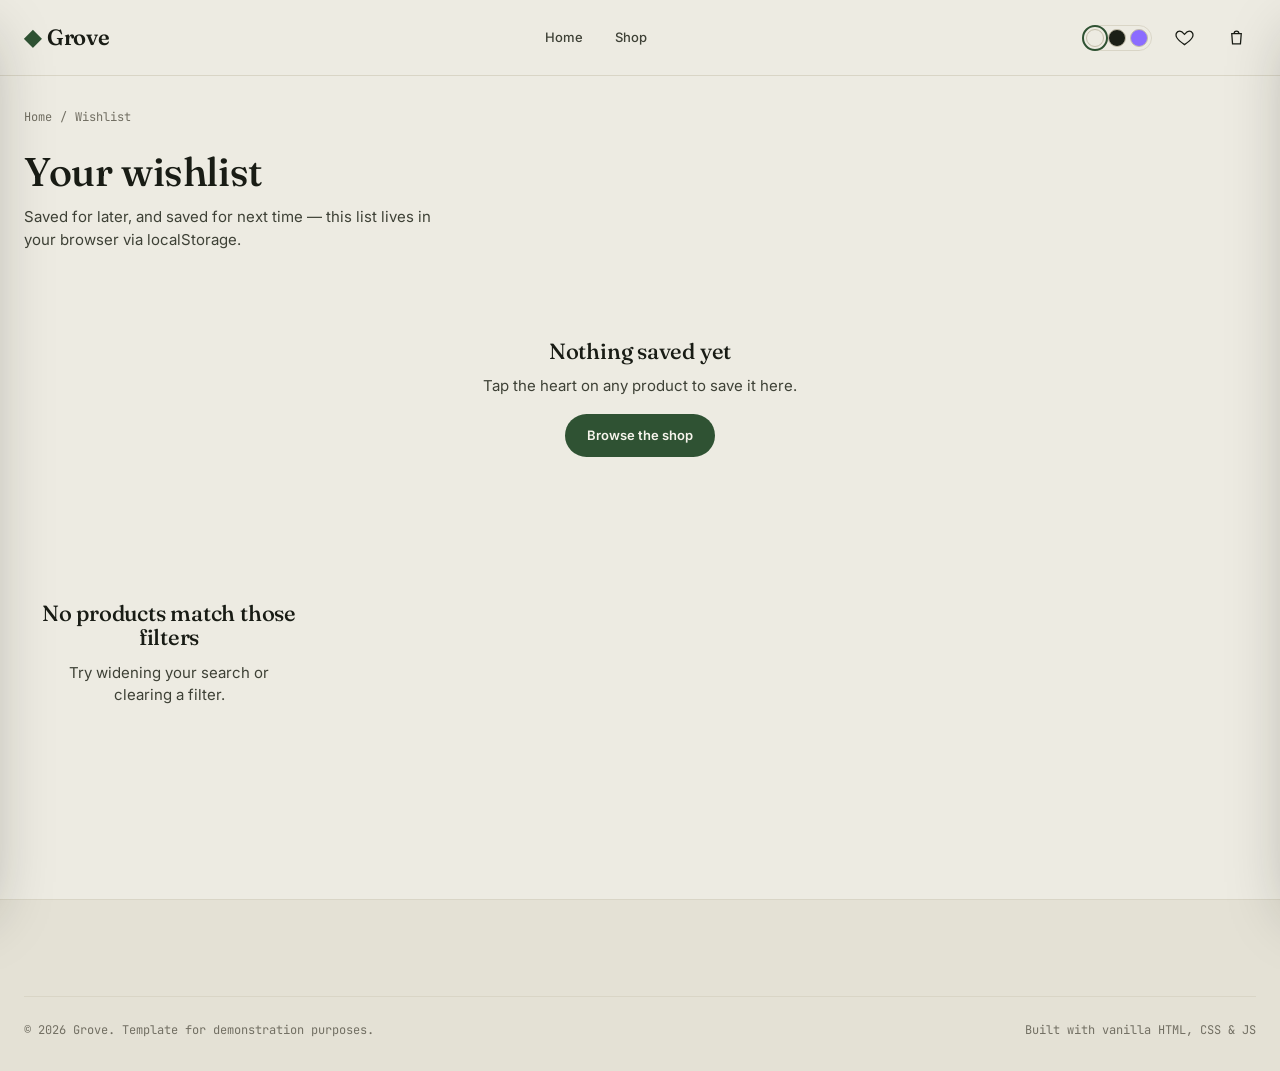
<file: wishlist.html>
<!DOCTYPE html>
<html lang="en">
<head>
<meta charset="UTF-8">
<meta name="viewport" content="width=device-width, initial-scale=1.0">
<title>Your Wishlist — Grove</title>
<meta name="description" content="View products saved to your Grove wishlist in this browser-based storefront demo.">
<meta name="robots" content="noindex,follow">
<link rel="canonical" href="https://dev-muhadz.github.io/grove-shop/wishlist.html">
<meta property="og:type" content="website">
<meta property="og:title" content="Your Wishlist — Grove">
<meta property="og:description" content="View products saved to your Grove wishlist in this browser-based storefront demo.">
<meta property="og:url" content="https://dev-muhadz.github.io/grove-shop/wishlist.html">
<meta property="og:site_name" content="Grove">
<meta name="twitter:card" content="summary">
<meta name="twitter:title" content="Your Wishlist — Grove">
<meta name="twitter:description" content="View products saved to your Grove wishlist in this browser-based storefront demo.">
<link rel="icon" href="favicon.svg" type="image/svg+xml">
<link rel="preconnect" href="https://fonts.googleapis.com">
<link rel="stylesheet" href="css/variables.css">
<link rel="stylesheet" href="css/style.css">
<link rel="stylesheet" href="css/components.css">
</head>
<body>
<a class="skip-link" href="#main">Skip to content</a>

<header class="site-header">
  <div class="container site-header__inner">
    <button class="nav-toggle" data-nav-toggle aria-label="Open menu" aria-expanded="false" aria-controls="mobile-nav">
      <span></span><span></span><span></span>
    </button>
    <a href="index.html" class="brand"><span class="brand__mark">◆</span> Grove</a>
    <nav class="nav-primary" aria-label="Primary">
      <a href="index.html">Home</a>
      <a href="shop.html">Shop</a>
    </nav>
    <div class="header-actions">
      <div class="theme-switch" role="group" aria-label="Choose a theme">
        <button data-swatch="light" aria-label="Light theme"></button>
        <button data-swatch="dark" aria-label="Dark theme"></button>
        <button data-swatch="neo" aria-label="Neo theme"></button>
      </div>
      <a class="icon-btn" href="wishlist.html" aria-label="Wishlist" aria-current="page">
        <svg viewBox="0 0 24 24" stroke-width="1.6"><path d="M12 21s-7.5-4.9-10-9.3C.3 8 2 4 6 4c2.2 0 3.7 1.3 6 4 2.3-2.7 3.8-4 6-4 4 0 5.7 4 4 7.7-2.5 4.4-10 9.3-10 9.3z"/></svg>
        <span class="badge-count" data-wishlist-count>0</span>
      </a>
      <button class="icon-btn" data-cart-open aria-label="Open cart">
        <svg viewBox="0 0 24 24" stroke-width="1.6"><path d="M6 7h12l-1 13H7L6 7z"/><path d="M9 7a3 3 0 0 1 6 0"/></svg>
        <span class="badge-count" data-cart-count>0</span>
      </button>
    </div>
  </div>
</header>

<main id="main" class="container section--tight">
  <nav class="breadcrumbs" aria-label="Breadcrumb"><a href="index.html">Home</a><span>/</span><span>Wishlist</span></nav>
  <h1 style="font-size:var(--fs-2xl)">Your wishlist</h1>
  <p style="max-width:48ch">Saved for later, and saved for next time — this list lives in your browser via localStorage.</p>

  <div class="empty-state" data-wishlist-empty style="display:none">
    <h3>Nothing saved yet</h3>
    <p>Tap the heart on any product to save it here.</p>
    <a class="btn btn--primary" href="shop.html">Browse the shop</a>
  </div>

  <div class="product-grid" data-wishlist-grid></div>
</main>

<footer class="site-footer">
  <div class="container">
    <div class="footer-bottom">
      <span>© 2026 Grove. Template for demonstration purposes.</span>
      <span>Built with vanilla HTML, CSS &amp; JS</span>
    </div>
  </div>
</footer>

<div class="drawer-overlay" data-mobile-nav-overlay></div>
<nav class="mobile-nav" id="mobile-nav" data-mobile-nav aria-label="Mobile">
  <div style="display:flex;justify-content:space-between;align-items:center">
    <span class="brand"><span class="brand__mark">◆</span> Grove</span>
    <button class="icon-btn" data-mobile-nav-close aria-label="Close menu">✕</button>
  </div>
  <ul>
    <li><a href="index.html">Home</a></li>
    <li><a href="shop.html">Shop</a></li>
  </ul>
</nav>

<div class="drawer-overlay" data-cart-overlay></div>
<aside class="drawer" data-cart-drawer role="dialog" aria-modal="true" aria-labelledby="cart-drawer-title" aria-hidden="true">
  <div class="drawer__header">
    <h3 id="cart-drawer-title">Your cart</h3>
    <button class="icon-btn" data-cart-close aria-label="Close cart">✕</button>
  </div>
  <div class="drawer__body" data-cart-body></div>
  <div class="drawer__footer" data-cart-footer></div>
</aside>

<script type="module" src="js/mockData.js"></script>
<script type="module" src="js/cart.js"></script>
<script type="module" src="js/main.js"></script>
</body>
</html>
</file>
<file: css/variables.css>
/* =========================================================
   GROVE — Design Tokens
   A considered-goods storefront template.
   Three switchable presets: light (default), dark, neo.
   Change the whole site's palette by swapping [data-theme].
   ========================================================= */

@import url('https://fonts.googleapis.com/css2?family=Fraunces:ital,opsz,wght@0,9..144,300;0,9..144,500;0,9..144,600;1,9..144,500&family=Inter:wght@400;500;600;700&family=JetBrains+Mono:wght@400;500;600&display=swap');

:root {
  /* ---- Typography ---- */
  --font-display: 'Fraunces', Georgia, serif;
  --font-body: 'Inter', -apple-system, BlinkMacSystemFont, sans-serif;
  --font-mono: 'JetBrains Mono', ui-monospace, monospace;

  --fs-xs: 0.75rem;
  --fs-sm: 0.8125rem;
  --fs-base: 0.9375rem;
  --fs-md: 1.0625rem;
  --fs-lg: 1.375rem;
  --fs-xl: 1.875rem;
  --fs-2xl: 2.5rem;
  --fs-3xl: clamp(2.5rem, 5vw, 4.25rem);

  --lh-tight: 1.1;
  --lh-normal: 1.5;

  /* ---- Spacing scale ---- */
  --space-1: 0.25rem;
  --space-2: 0.5rem;
  --space-3: 0.75rem;
  --space-4: 1rem;
  --space-5: 1.5rem;
  --space-6: 2rem;
  --space-7: 3rem;
  --space-8: 4.5rem;
  --space-9: 7rem;

  /* ---- Layout ---- */
  --container-max: 1280px;
  --radius-sm: 3px;
  --radius-md: 8px;
  --radius-lg: 18px;
  --radius-tag: 3px 10px 10px 3px;

  /* ---- Motion ---- */
  --ease: cubic-bezier(.4, 0, .2, 1);
  --transition-fast: 150ms var(--ease);
  --transition: 260ms var(--ease);
  --transition-slow: 420ms var(--ease);

  /* ---- Elevation ---- */
  --shadow-sm: 0 1px 2px rgba(20, 20, 15, 0.06);
  --shadow-md: 0 8px 24px -8px rgba(20, 20, 15, 0.18);
  --shadow-lg: 0 24px 60px -12px rgba(20, 20, 15, 0.28);

  --header-h: 76px;
}

/* =========================================================
   THEME: light  — "Grove Minimalist Light" (default)
   Linen ground, deep forest ink, brass hang-tag accent.
   ========================================================= */
:root,
[data-theme="light"] {
  --color-bg: #EDEBE2;
  --color-bg-alt: #E4E1D5;
  --color-surface: #FFFFFF;
  --color-surface-2: #F7F6F0;
  --color-ink: #191C15;
  --color-ink-soft: #3E4136;
  --color-muted: #726F63;
  --color-line: #D9D5C6;
  --color-line-strong: #C3BEAA;

  --color-accent: #2F5233;
  --color-accent-strong: #203A24;
  --color-accent-ink: #F6F4EC;
  --color-brass: #A8813F;
  --color-brass-soft: #E7D8B5;

  --color-danger: #A5402A;
  --color-success: #2F5233;
  --color-focus: #A8813F;

  --overlay: rgba(15, 16, 12, 0.5);
  color-scheme: light;
}

/* =========================================================
   THEME: dark — "Sleek Dark"
   Charcoal-green ground, warm bone ink, brass accent lifted.
   ========================================================= */
[data-theme="dark"] {
  --color-bg: #12140F;
  --color-bg-alt: #191C15;
  --color-surface: #1B1F17;
  --color-surface-2: #21251C;
  --color-ink: #F1EFE4;
  --color-ink-soft: #D6D3C4;
  --color-muted: #8E9182;
  --color-line: #2C3024;
  --color-line-strong: #3A3F2F;

  --color-accent: #7FB88A;
  --color-accent-strong: #A3D2AB;
  --color-accent-ink: #0E140F;
  --color-brass: #D9B872;
  --color-brass-soft: #3A331F;

  --color-danger: #E28068;
  --color-success: #7FB88A;
  --color-focus: #D9B872;

  --overlay: rgba(0, 0, 0, 0.65);
  color-scheme: dark;
}

/* =========================================================
   THEME: neo — "Vibrant Neo"
   Near-black ground, violet + mint dual accent.
   ========================================================= */
[data-theme="neo"] {
  --color-bg: #0E0E14;
  --color-bg-alt: #15151E;
  --color-surface: #17171F;
  --color-surface-2: #1D1D28;
  --color-ink: #F3F2FA;
  --color-ink-soft: #C9C7DA;
  --color-muted: #8A88A0;
  --color-line: #2A2A38;
  --color-line-strong: #3A3A4C;

  --color-accent: #8B6CFF;
  --color-accent-strong: #A98FFF;
  --color-accent-ink: #0E0E14;
  --color-brass: #00E3A0;
  --color-brass-soft: #16332A;

  --color-danger: #FF6B7A;
  --color-success: #00E3A0;
  --color-focus: #00E3A0;

  --overlay: rgba(5, 5, 10, 0.7);
  color-scheme: dark;
}
</file>
<file: css/style.css>
/* =========================================================
   GROVE — Base styles: reset, typography, layout, header/footer
   ========================================================= */

*, *::before, *::after { box-sizing: border-box; }
html { scroll-behavior: smooth; }
@media (prefers-reduced-motion: reduce) {
  html { scroll-behavior: auto; }
  *, *::before, *::after {
    animation-duration: 0.01ms !important;
    animation-iteration-count: 1 !important;
    transition-duration: 0.01ms !important;
  }
}

body {
  margin: 0;
  background: var(--color-bg);
  color: var(--color-ink);
  font-family: var(--font-body);
  font-size: var(--fs-base);
  line-height: var(--lh-normal);
  -webkit-font-smoothing: antialiased;
  transition: background var(--transition), color var(--transition);
}

img { max-width: 100%; display: block; }
a { color: inherit; text-decoration: none; }
ul { list-style: none; margin: 0; padding: 0; }
button { font: inherit; color: inherit; }
input, select, textarea { font: inherit; }

h1, h2, h3, h4 {
  font-family: var(--font-display);
  font-weight: 500;
  line-height: var(--lh-tight);
  margin: 0 0 var(--space-3);
  letter-spacing: -0.01em;
}
h1 { font-size: var(--fs-3xl); }
h2 { font-size: var(--fs-2xl); }
h3 { font-size: var(--fs-lg); }
p { margin: 0 0 var(--space-4); color: var(--color-ink-soft); }

:focus-visible {
  outline: 2px solid var(--color-focus);
  outline-offset: 3px;
  border-radius: var(--radius-sm);
}

.container {
  max-width: var(--container-max);
  margin-inline: auto;
  padding-inline: var(--space-5);
}
@media (max-width: 640px) {
  .container { padding-inline: var(--space-4); }
}

.section { padding-block: var(--space-8); }
.section--tight { padding-block: var(--space-6); }

.eyebrow {
  display: inline-flex;
  align-items: center;
  gap: var(--space-2);
  font-family: var(--font-mono);
  font-size: var(--fs-xs);
  letter-spacing: 0.14em;
  text-transform: uppercase;
  color: var(--color-brass);
  margin-bottom: var(--space-3);
}
.eyebrow::before {
  content: "";
  width: 18px; height: 1px;
  background: var(--color-brass);
}

.section-head {
  display: flex;
  align-items: flex-end;
  justify-content: space-between;
  gap: var(--space-4);
  margin-bottom: var(--space-6);
  flex-wrap: wrap;
}
.section-head p { margin: 0; max-width: 46ch; }

.visually-hidden {
  position: absolute; width: 1px; height: 1px;
  padding: 0; margin: -1px; overflow: hidden;
  clip: rect(0,0,0,0); white-space: nowrap; border: 0;
}

.skip-link {
  position: absolute; left: -999px; top: 0;
  background: var(--color-accent); color: var(--color-accent-ink);
  padding: var(--space-3) var(--space-4); z-index: 999;
  border-radius: 0 0 var(--radius-sm) 0;
}
.skip-link:focus { left: 0; }

/* ---------------------------------------------------------
   Site header
   --------------------------------------------------------- */
.site-header {
  position: sticky; top: 0; z-index: 60;
  height: var(--header-h);
  display: flex; align-items: center;
  background: color-mix(in srgb, var(--color-bg) 88%, transparent);
  backdrop-filter: blur(10px);
  border-bottom: 1px solid var(--color-line);
}
.site-header__inner {
  width: 100%;
  display: flex; align-items: center; justify-content: space-between;
  gap: var(--space-5);
}
.brand {
  font-family: var(--font-display);
  font-size: var(--fs-lg);
  font-weight: 600;
  letter-spacing: -0.01em;
  display: flex; align-items: baseline; gap: 6px;
}
.brand__mark { color: var(--color-accent); }

.nav-primary {
  display: flex; align-items: center; gap: var(--space-6);
}
.nav-primary a {
  font-size: var(--fs-sm);
  font-weight: 500;
  color: var(--color-ink-soft);
  position: relative;
  padding-block: 4px;
}
.nav-primary a::after {
  content: "";
  position: absolute; left: 0; right: 100%; bottom: 0;
  height: 1px; background: var(--color-accent);
  transition: right var(--transition-fast);
}
.nav-primary a:hover::after,
.nav-primary a[aria-current="page"]::after { right: 0; }
.nav-primary a[aria-current="page"] { color: var(--color-ink); }

.header-actions { display: flex; align-items: center; gap: var(--space-3); }

.icon-btn {
  position: relative;
  display: inline-flex; align-items: center; justify-content: center;
  width: 40px; height: 40px;
  border: 1px solid transparent;
  background: transparent;
  border-radius: 50%;
  cursor: pointer;
  transition: background var(--transition-fast), border-color var(--transition-fast);
}
.icon-btn:hover { background: var(--color-surface-2); border-color: var(--color-line); }
.icon-btn svg { width: 19px; height: 19px; stroke: currentColor; fill: none; }

.badge-count {
  position: absolute; top: 1px; right: 1px;
  min-width: 16px; height: 16px; padding: 0 3px;
  border-radius: 999px;
  background: var(--color-accent);
  color: var(--color-accent-ink);
  font-family: var(--font-mono);
  font-size: 10px; font-weight: 600;
  display: flex; align-items: center; justify-content: center;
  transform: scale(0);
  transition: transform var(--transition-fast);
}
.badge-count.is-visible { transform: scale(1); }

.theme-switch {
  display: flex; gap: 4px;
  border: 1px solid var(--color-line);
  border-radius: 999px;
  padding: 3px;
}
.theme-switch button {
  width: 18px; height: 18px; border-radius: 50%;
  border: 1px solid var(--color-line-strong);
  cursor: pointer; padding: 0;
}
.theme-switch button[data-swatch="light"] { background: #EDEBE2; }
.theme-switch button[data-swatch="dark"] { background: #1B1F17; }
.theme-switch button[data-swatch="neo"] { background: #8B6CFF; }
.theme-switch button.is-active { outline: 2px solid var(--color-accent); outline-offset: 2px; }

.nav-toggle {
  display: none;
  width: 40px; height: 40px;
  border: none; background: none; cursor: pointer;
  flex-direction: column; gap: 5px; align-items: center; justify-content: center;
}
.nav-toggle span { width: 20px; height: 1.5px; background: var(--color-ink); transition: transform var(--transition-fast), opacity var(--transition-fast); }

@media (max-width: 900px) {
  .nav-primary { display: none; }
  .nav-toggle { display: inline-flex; }
}

/* ---------------------------------------------------------
   Footer
   --------------------------------------------------------- */
.site-footer {
  border-top: 1px solid var(--color-line);
  background: var(--color-bg-alt);
  padding-block: var(--space-7) var(--space-6);
  margin-top: var(--space-8);
}
.footer-grid {
  display: grid;
  grid-template-columns: 1.4fr 1fr 1fr 1.2fr;
  gap: var(--space-6);
}
.footer-grid h4 { font-family: var(--font-body); font-size: var(--fs-sm); font-weight: 600; text-transform: uppercase; letter-spacing: 0.06em; color: var(--color-muted); }
.footer-grid ul { display: flex; flex-direction: column; gap: var(--space-2); }
.footer-grid a { font-size: var(--fs-sm); color: var(--color-ink-soft); }
.footer-grid a:hover { color: var(--color-accent); }
.footer-bottom {
  display: flex; justify-content: space-between; align-items: center;
  margin-top: var(--space-7); padding-top: var(--space-5);
  border-top: 1px solid var(--color-line);
  font-size: var(--fs-xs); color: var(--color-muted);
  font-family: var(--font-mono);
}
@media (max-width: 760px) {
  .footer-grid { grid-template-columns: 1fr 1fr; }
  .footer-bottom { flex-direction: column; gap: var(--space-3); align-items: flex-start; }
}


/* Prevent page scrolling while navigation/cart drawers are open. */
body.nav-open,
body.cart-open {
  overflow: hidden;
}
</file>
<file: css/components.css>
/* =========================================================
   GROVE — Components
   ========================================================= */

/* ---------- Buttons ---------- */
.btn {
  display: inline-flex; align-items: center; justify-content: center; gap: var(--space-2);
  padding: 0.85em 1.6em;
  border-radius: 999px;
  border: 1px solid transparent;
  font-size: var(--fs-sm); font-weight: 600;
  cursor: pointer;
  transition: transform var(--transition-fast), background var(--transition-fast), border-color var(--transition-fast), color var(--transition-fast);
  white-space: nowrap;
}
.btn:active { transform: scale(0.97); }
.btn--primary { background: var(--color-accent); color: var(--color-accent-ink); }
.btn--primary:hover { background: var(--color-accent-strong); }
.btn--outline { background: transparent; border-color: var(--color-line-strong); color: var(--color-ink); }
.btn--outline:hover { border-color: var(--color-accent); color: var(--color-accent); }
.btn--ghost { background: transparent; color: var(--color-ink-soft); }
.btn--ghost:hover { color: var(--color-ink); }
.btn--full { width: 100%; }
.btn--sm { padding: 0.55em 1.1em; font-size: var(--fs-xs); }
.btn:disabled { opacity: 0.45; cursor: not-allowed; }
.btn--icon { padding: 0.85em; border-radius: 50%; }

/* ---------- Hero ---------- */
.hero {
  position: relative;
  overflow: hidden;
  border-radius: var(--radius-lg);
  margin-top: var(--space-5);
  background: var(--color-surface-2);
}
.hero-slide {
  display: grid;
  grid-template-columns: 1fr 1fr;
  align-items: center;
  min-height: 480px;
  opacity: 0; position: absolute; inset: 0;
  transition: opacity var(--transition-slow);
  pointer-events: none;
}
.hero-slide.is-active { opacity: 1; position: relative; pointer-events: auto; }
.hero-slide__copy { padding: var(--space-8); }
.hero-slide__copy h1 { font-size: var(--fs-3xl); margin-bottom: var(--space-4); }
.hero-slide__copy p { max-width: 40ch; font-size: var(--fs-md); }
.hero-slide__media { position: relative; height: 100%; min-height: 480px; overflow: hidden; }
.hero-slide__media img { width: 100%; height: 100%; object-fit: cover; }
.hero-slide__price {
  position: absolute; bottom: var(--space-5); left: var(--space-5);
  background: var(--color-surface); color: var(--color-ink);
  padding: var(--space-2) var(--space-4);
  border-radius: var(--radius-tag);
  font-family: var(--font-mono); font-size: var(--fs-sm); font-weight: 600;
  box-shadow: var(--shadow-md);
  display: flex; align-items: center; gap: var(--space-2);
}
.hero-slide__price::before { content: "●"; color: var(--color-accent); font-size: 8px; }

.hero-dots {
  position: absolute; bottom: var(--space-5); left: 50%; transform: translateX(-50%);
  display: flex; gap: var(--space-2); z-index: 5;
}
.hero-dots button {
  width: 8px; height: 8px; border-radius: 50%; border: none;
  background: var(--color-line-strong); cursor: pointer; padding: 0;
  transition: background var(--transition-fast), width var(--transition-fast);
}
.hero-dots button.is-active { background: var(--color-accent); width: 22px; border-radius: 4px; }

.hero-arrow {
  position: absolute; top: 50%; translate: 0 -50%; z-index: 5;
  width: 42px; height: 42px; border-radius: 50%;
  background: var(--color-surface); border: 1px solid var(--color-line);
  display: flex; align-items: center; justify-content: center; cursor: pointer;
}
.hero-arrow--prev { left: var(--space-4); }
.hero-arrow--next { right: var(--space-4); }

@media (max-width: 760px) {
  .hero-slide { grid-template-columns: 1fr; }
  .hero-slide__media { order: -1; min-height: 260px; }
  .hero-slide__copy { padding: var(--space-6); }
}

/* ---------- Category cards ---------- */
.category-grid {
  display: grid;
  grid-template-columns: repeat(4, 1fr);
  gap: var(--space-4);
}
.category-card {
  position: relative;
  aspect-ratio: 3/4;
  border-radius: var(--radius-md);
  overflow: hidden;
  isolation: isolate;
}
.category-card img { width: 100%; height: 100%; object-fit: cover; transition: transform var(--transition-slow); }
.category-card::after {
  content: ""; position: absolute; inset: 0;
  background: linear-gradient(0deg, rgba(10,10,8,.75), rgba(10,10,8,0) 55%);
  z-index: 1;
}
.category-card:hover img { transform: scale(1.06); }
.category-card__label {
  position: absolute; left: var(--space-4); bottom: var(--space-4); z-index: 2;
  color: #fff;
}
.category-card__label span { font-family: var(--font-mono); font-size: var(--fs-xs); opacity: .8; }
.category-card__label h3 { color: #fff; margin: 2px 0 0; font-size: var(--fs-md); }

@media (max-width: 900px) { .category-grid { grid-template-columns: repeat(2, 1fr); } }

/* ---------- Product grid & card ---------- */
.product-grid {
  display: grid;
  grid-template-columns: repeat(4, 1fr);
  gap: var(--space-5);
}
@media (max-width: 1100px) { .product-grid { grid-template-columns: repeat(3, 1fr); } }
@media (max-width: 760px) { .product-grid { grid-template-columns: repeat(2, 1fr); gap: var(--space-3); } }

.product-card {
  position: relative;
  display: flex; flex-direction: column;
}
.product-card__media {
  position: relative;
  aspect-ratio: 4/5;
  border-radius: var(--radius-md);
  overflow: hidden;
  background: var(--color-surface-2);
}
.product-card__media img { width: 100%; height: 100%; object-fit: cover; transition: transform var(--transition-slow), opacity var(--transition); }
.product-card:hover .product-card__media img { transform: scale(1.05); }
.product-card__media img.product-card__img--alt {
  position: absolute; inset: 0; opacity: 0;
}
.product-card.has-alt-image:hover .product-card__img--alt { opacity: 1; }
.product-card.has-alt-image:hover .product-card__img--main { opacity: 0; }

.product-card__badge {
  position: absolute; top: var(--space-3); left: var(--space-3); z-index: 2;
  background: var(--color-accent); color: var(--color-accent-ink);
  font-family: var(--font-mono); font-size: 10px; font-weight: 600;
  padding: 3px 8px; border-radius: var(--radius-sm); letter-spacing: .04em; text-transform: uppercase;
}
.product-card__badge--out { background: var(--color-muted); }

.product-card__wish {
  position: absolute; top: var(--space-3); right: var(--space-3); z-index: 2;
  width: 34px; height: 34px; border-radius: 50%;
  background: color-mix(in srgb, var(--color-surface) 88%, transparent);
  border: 1px solid var(--color-line);
  display: flex; align-items: center; justify-content: center; cursor: pointer;
  backdrop-filter: blur(4px);
}
.product-card__wish svg { width: 16px; height: 16px; stroke: currentColor; fill: none; transition: fill var(--transition-fast), stroke var(--transition-fast); }
.product-card__wish.is-active svg { fill: var(--color-danger); stroke: var(--color-danger); }

.product-card__quick {
  position: absolute; left: var(--space-3); right: var(--space-3); bottom: var(--space-3); z-index: 2;
  opacity: 0; transform: translateY(6px);
  transition: opacity var(--transition-fast), transform var(--transition-fast);
}
.product-card:hover .product-card__quick,
.product-card:focus-within .product-card__quick { opacity: 1; transform: translateY(0); }

.product-card__body { padding-top: var(--space-3); }
.product-card__cat { font-family: var(--font-mono); font-size: 10px; text-transform: uppercase; letter-spacing: .08em; color: var(--color-muted); }
.product-card__title { font-size: var(--fs-base); font-weight: 500; margin: 2px 0 6px; font-family: var(--font-body); }
.product-card__title a::after { content: ""; position: absolute; inset: 0; }

.price-tag {
  display: inline-flex; align-items: center; gap: 6px;
  font-family: var(--font-mono); font-weight: 600; font-size: var(--fs-sm);
}
.price-tag__old { color: var(--color-muted); text-decoration: line-through; font-weight: 400; font-size: var(--fs-xs); }
.price-tag__new { color: var(--color-ink); }
.price-tag--sale .price-tag__new { color: var(--color-danger); }

.rating {
  display: inline-flex; align-items: center; gap: 4px;
  font-size: var(--fs-xs); color: var(--color-muted);
}
.rating__stars { color: var(--color-brass); letter-spacing: 1px; }

/* ---------- Section: newsletter ---------- */
.newsletter {
  border-radius: var(--radius-lg);
  background: var(--color-accent);
  color: var(--color-accent-ink);
  padding: var(--space-8);
  display: grid; grid-template-columns: 1fr auto; align-items: center; gap: var(--space-6);
}
.newsletter h2 { color: var(--color-accent-ink); }
.newsletter p { color: color-mix(in srgb, var(--color-accent-ink) 75%, transparent); }
.newsletter-form { display: flex; gap: var(--space-2); min-width: 360px; }
.newsletter-form input {
  flex: 1; padding: 0.9em 1.1em; border-radius: 999px; border: 1px solid transparent;
  background: color-mix(in srgb, var(--color-accent-ink) 12%, transparent);
  color: var(--color-accent-ink);
}
.newsletter-form input::placeholder { color: color-mix(in srgb, var(--color-accent-ink) 60%, transparent); }
.newsletter-form .btn--outline { border-color: var(--color-accent-ink); color: var(--color-accent-ink); }
.newsletter-form .btn--outline:hover { background: var(--color-accent-ink); color: var(--color-accent); }
@media (max-width: 760px) {
  .newsletter { grid-template-columns: 1fr; }
  .newsletter-form { min-width: 0; flex-direction: column; }
}

/* ---------- Breadcrumbs ---------- */
.breadcrumbs { display: flex; gap: var(--space-2); font-size: var(--fs-xs); color: var(--color-muted); margin-bottom: var(--space-5); font-family: var(--font-mono); }
.breadcrumbs a:hover { color: var(--color-accent); }

/* ---------- Shop layout ---------- */
.shop-layout { display: grid; grid-template-columns: 260px 1fr; gap: var(--space-7); align-items: start; }
@media (max-width: 900px) { .shop-layout { grid-template-columns: 1fr; } }

.filters { position: sticky; top: calc(var(--header-h) + var(--space-4)); }
.filter-group { border-bottom: 1px solid var(--color-line); padding-block: var(--space-4); }
.filter-group:first-child { padding-top: 0; }
.filter-group__title {
  display: flex; align-items: center; justify-content: space-between;
  font-weight: 600; font-size: var(--fs-sm); cursor: pointer; user-select: none;
}
.filter-group__title .chev { transition: transform var(--transition-fast); }
.filter-group.is-collapsed .filter-group__title .chev { transform: rotate(-90deg); }
.filter-group.is-collapsed .filter-group__body { display: none; }
.filter-group__body { margin-top: var(--space-3); display: flex; flex-direction: column; gap: var(--space-2); }

.checkbox-row { display: flex; align-items: center; gap: var(--space-2); font-size: var(--fs-sm); cursor: pointer; }
.checkbox-row input { accent-color: var(--color-accent); width: 15px; height: 15px; }
.checkbox-row .count { margin-left: auto; color: var(--color-muted); font-family: var(--font-mono); font-size: var(--fs-xs); }

.swatch-row { display: flex; flex-wrap: wrap; gap: var(--space-2); }
.swatch {
  width: 26px; height: 26px; border-radius: 50%; cursor: pointer;
  border: 2px solid var(--color-surface); box-shadow: 0 0 0 1px var(--color-line-strong);
  position: relative;
}
.swatch.is-selected { box-shadow: 0 0 0 2px var(--color-accent); }

.range-slider { padding-top: var(--space-2); }
.range-slider input[type="range"] {
  width: 100%; accent-color: var(--color-accent);
}
.range-slider__values { display: flex; justify-content: space-between; font-family: var(--font-mono); font-size: var(--fs-xs); color: var(--color-muted); margin-top: var(--space-1); }

.toolbar {
  display: flex; align-items: center; justify-content: space-between; gap: var(--space-4);
  margin-bottom: var(--space-5); flex-wrap: wrap;
}
.search-input {
  position: relative; flex: 1; min-width: 220px;
}
.search-input input {
  width: 100%; padding: 0.75em 1em 0.75em 2.4em; border-radius: 999px;
  border: 1px solid var(--color-line); background: var(--color-surface); color: var(--color-ink);
}
.search-input svg { position: absolute; left: 0.9em; top: 50%; translate: 0 -50%; width: 15px; height: 15px; stroke: var(--color-muted); fill: none; }

.select-sort {
  padding: 0.7em 2.2em 0.7em 1em; border-radius: 999px; border: 1px solid var(--color-line);
  background: var(--color-surface); color: var(--color-ink);
  appearance: none;
  background-image: url("data:image/svg+xml,%3Csvg xmlns='http://www.w3.org/2000/svg' width='10' height='6'%3E%3Cpath d='M1 1l4 4 4-4' stroke='%23726F63' fill='none' stroke-width='1.4'/%3E%3C/svg%3E");
  background-repeat: no-repeat; background-position: right 1em center;
}
.result-count { font-family: var(--font-mono); font-size: var(--fs-xs); color: var(--color-muted); }
.active-filters { display: flex; flex-wrap: wrap; gap: var(--space-2); margin-bottom: var(--space-4); }
.filter-chip {
  display: inline-flex; align-items: center; gap: 6px;
  background: var(--color-surface-2); border: 1px solid var(--color-line);
  padding: 4px 6px 4px 10px; border-radius: 999px; font-size: var(--fs-xs);
}
.filter-chip button { width: 16px; height: 16px; border-radius: 50%; background: var(--color-line-strong); border: none; cursor: pointer; }

.empty-state { text-align: center; padding: var(--space-8) var(--space-4); color: var(--color-muted); }
.empty-state h3 { color: var(--color-ink); }

.pagination { display: flex; justify-content: center; gap: var(--space-2); margin-top: var(--space-7); }
.pagination button {
  width: 36px; height: 36px; border-radius: 50%; border: 1px solid var(--color-line);
  background: var(--color-surface); cursor: pointer; font-size: var(--fs-sm);
}
.pagination button.is-active { background: var(--color-accent); color: var(--color-accent-ink); border-color: var(--color-accent); }

/* ---------- Product detail ---------- */
.pdp-layout { display: grid; grid-template-columns: 84px 1fr 1fr; gap: var(--space-5); }
.pdp-thumbs { display: flex; flex-direction: column; gap: var(--space-3); }
.pdp-thumbs button {
  border-radius: var(--radius-md); overflow: hidden; border: 2px solid transparent;
  cursor: pointer; padding: 0; aspect-ratio: 1;
}
.pdp-thumbs button.is-active { border-color: var(--color-accent); }
.pdp-main-image { border-radius: var(--radius-lg); overflow: hidden; aspect-ratio: 1; background: var(--color-surface-2); }
.pdp-main-image img { width: 100%; height: 100%; object-fit: cover; }

.pdp-info__cat { font-family: var(--font-mono); font-size: var(--fs-xs); text-transform: uppercase; letter-spacing: .08em; color: var(--color-muted); }
.pdp-info h1 { font-size: var(--fs-2xl); margin: 6px 0 10px; }
.pdp-price { font-family: var(--font-mono); font-size: var(--fs-lg); font-weight: 600; margin-bottom: var(--space-4); }
.pdp-desc { max-width: 52ch; }

.option-row { margin-bottom: var(--space-5); }
.option-row__label { font-size: var(--fs-sm); font-weight: 600; margin-bottom: var(--space-2); display: flex; gap: 8px; }
.option-row__label span { color: var(--color-muted); font-weight: 400; font-family: var(--font-mono); }
.size-row { display: flex; gap: var(--space-2); flex-wrap: wrap; }
.size-chip {
  min-width: 42px; padding: 0.5em 0.8em; text-align: center;
  border: 1px solid var(--color-line-strong); border-radius: var(--radius-md);
  cursor: pointer; font-size: var(--fs-sm); background: var(--color-surface);
}
.size-chip.is-selected { border-color: var(--color-accent); background: var(--color-accent); color: var(--color-accent-ink); }
.size-chip:disabled { opacity: .35; text-decoration: line-through; cursor: not-allowed; }

.qty-stepper {
  display: inline-flex; align-items: center; border: 1px solid var(--color-line-strong); border-radius: 999px;
}
.qty-stepper button { width: 38px; height: 38px; border: none; background: none; cursor: pointer; font-size: 16px; }
.qty-stepper input { width: 36px; text-align: center; border: none; background: none; color: var(--color-ink); }

.pdp-actions { display: flex; gap: var(--space-3); margin: var(--space-5) 0; }
.pdp-meta { display: flex; gap: var(--space-5); font-size: var(--fs-xs); color: var(--color-muted); font-family: var(--font-mono); margin-top: var(--space-4); }

.accordion { border-top: 1px solid var(--color-line); margin-top: var(--space-6); }
.accordion-item { border-bottom: 1px solid var(--color-line); }
.accordion-item__trigger {
  width: 100%; display: flex; justify-content: space-between; align-items: center;
  padding: var(--space-4) 0; background: none; border: none; cursor: pointer;
  font-weight: 600; font-size: var(--fs-sm); text-align: left;
}
.accordion-item__trigger .chev { transition: transform var(--transition-fast); }
.accordion-item.is-open .chev { transform: rotate(180deg); }
.accordion-item__panel {
  max-height: 0; overflow: hidden; transition: max-height var(--transition-slow);
}
.accordion-item__panel-inner { padding-bottom: var(--space-4); font-size: var(--fs-sm); color: var(--color-ink-soft); }
.accordion-item__panel-inner table { width: 100%; border-collapse: collapse; }
.accordion-item__panel-inner td { padding: 6px 0; border-bottom: 1px dashed var(--color-line); }
.accordion-item__panel-inner td:first-child { color: var(--color-muted); width: 40%; }

@media (max-width: 900px) {
  .pdp-layout { grid-template-columns: 1fr; }
  .pdp-thumbs { flex-direction: row; order: 2; }
}

/* ---------- Cart drawer ---------- */
.drawer-overlay {
  position: fixed; inset: 0; background: var(--overlay);
  opacity: 0; pointer-events: none; transition: opacity var(--transition); z-index: 90;
}
.drawer-overlay.is-open { opacity: 1; pointer-events: auto; }

.drawer {
  position: fixed; top: 0; right: 0; height: 100dvh; width: min(420px, 100vw);
  background: var(--color-surface); z-index: 95;
  display: flex; flex-direction: column;
  transform: translateX(100%); transition: transform var(--transition-slow);
  box-shadow: var(--shadow-lg);
}
.drawer.is-open { transform: translateX(0); }
.drawer__header {
  display: flex; align-items: center; justify-content: space-between;
  padding: var(--space-5); border-bottom: 1px solid var(--color-line);
}
.drawer__header h3 { margin: 0; font-size: var(--fs-md); }
.drawer__body { flex: 1; overflow-y: auto; padding: var(--space-5); }
.drawer__footer { padding: var(--space-5); border-top: 1px solid var(--color-line); }

.cart-line { display: grid; grid-template-columns: 72px 1fr auto; gap: var(--space-3); padding-block: var(--space-4); border-bottom: 1px solid var(--color-line); }
.cart-line:first-child { padding-top: 0; }
.cart-line__img { width: 72px; height: 88px; border-radius: var(--radius-sm); overflow: hidden; background: var(--color-surface-2); }
.cart-line__img img { width: 100%; height: 100%; object-fit: cover; }
.cart-line__title { font-size: var(--fs-sm); font-weight: 500; margin-bottom: 2px; }
.cart-line__variant { font-size: var(--fs-xs); color: var(--color-muted); margin-bottom: var(--space-2); }
.cart-line__price { font-family: var(--font-mono); font-size: var(--fs-sm); font-weight: 600; text-align: right; }
.cart-line__remove { font-size: var(--fs-xs); color: var(--color-muted); text-decoration: underline; cursor: pointer; background: none; border: none; margin-top: var(--space-2); }
.cart-line .qty-stepper { transform: scale(0.85); transform-origin: left; }

.summary-row { display: flex; justify-content: space-between; font-size: var(--fs-sm); margin-bottom: var(--space-2); color: var(--color-ink-soft); }
.summary-row--total { font-weight: 700; color: var(--color-ink); font-size: var(--fs-md); font-family: var(--font-mono); padding-top: var(--space-3); border-top: 1px dashed var(--color-line); margin-top: var(--space-3); }

.promo-row { display: flex; gap: var(--space-2); margin: var(--space-4) 0; }
.promo-row input { flex: 1; padding: 0.7em 1em; border-radius: var(--radius-md); border: 1px solid var(--color-line-strong); background: var(--color-surface); }
.promo-msg { font-size: var(--fs-xs); margin-top: -6px; margin-bottom: var(--space-3); }
.promo-msg.is-success { color: var(--color-success); }
.promo-msg.is-error { color: var(--color-danger); }

.cart-empty { text-align: center; padding: var(--space-8) 0; color: var(--color-muted); }

/* ---------- Mobile nav drawer ---------- */
.mobile-nav {
  position: fixed; top: 0; left: 0; height: 100dvh; width: min(320px, 84vw);
  background: var(--color-surface); z-index: 95;
  transform: translateX(-100%); transition: transform var(--transition-slow);
  padding: var(--space-5); box-shadow: var(--shadow-lg);
  display: flex; flex-direction: column; gap: var(--space-5);
}
.mobile-nav.is-open { transform: translateX(0); }
.mobile-nav a { font-size: var(--fs-md); font-family: var(--font-display); }
.mobile-nav ul { display: flex; flex-direction: column; gap: var(--space-4); }

/* ---------- Toasts ---------- */
.toast-stack {
  position: fixed; bottom: var(--space-5); left: 50%; translate: -50% 0;
  display: flex; flex-direction: column; gap: var(--space-2); z-index: 200;
  width: min(360px, 90vw);
}
.toast {
  display: flex; align-items: center; gap: var(--space-3);
  background: var(--color-ink); color: var(--color-bg);
  padding: var(--space-3) var(--space-4); border-radius: var(--radius-md);
  box-shadow: var(--shadow-md);
  font-size: var(--fs-sm);
  animation: toast-in var(--transition) var(--ease);
}
[data-theme="dark"] .toast, [data-theme="neo"] .toast { background: var(--color-surface-2); color: var(--color-ink); border: 1px solid var(--color-line-strong); }
.toast__dot { width: 8px; height: 8px; border-radius: 50%; background: var(--color-brass); flex-shrink: 0; }
.toast.leaving { animation: toast-out var(--transition-fast) var(--ease) forwards; }
@keyframes toast-in { from { opacity: 0; transform: translateY(10px); } to { opacity: 1; transform: translateY(0); } }
@keyframes toast-out { to { opacity: 0; transform: translateY(-6px); } }

/* ---------- Checkout ---------- */
.checkout-steps { display: flex; align-items: center; justify-content: center; gap: var(--space-3); margin-bottom: var(--space-7); }
.checkout-step { display: flex; align-items: center; gap: var(--space-2); font-size: var(--fs-sm); color: var(--color-muted); }
.checkout-step__dot {
  width: 28px; height: 28px; border-radius: 50%; border: 1px solid var(--color-line-strong);
  display: flex; align-items: center; justify-content: center; font-family: var(--font-mono); font-size: var(--fs-xs);
}
.checkout-step.is-active { color: var(--color-ink); }
.checkout-step.is-active .checkout-step__dot { background: var(--color-accent); border-color: var(--color-accent); color: var(--color-accent-ink); }
.checkout-step.is-done .checkout-step__dot { background: var(--color-ink); border-color: var(--color-ink); color: var(--color-bg); }
.checkout-connector { width: 40px; height: 1px; background: var(--color-line-strong); }

.checkout-grid { display: grid; grid-template-columns: 1fr 380px; gap: var(--space-7); align-items: start; }
.form-row { display: grid; grid-template-columns: 1fr 1fr; gap: var(--space-3); margin-bottom: var(--space-3); }
.field { display: flex; flex-direction: column; gap: 6px; margin-bottom: var(--space-3); }
.field label { font-size: var(--fs-xs); font-weight: 600; color: var(--color-muted); }
.field input, .field select {
  padding: 0.8em 1em; border-radius: var(--radius-md); border: 1px solid var(--color-line-strong);
  background: var(--color-surface); color: var(--color-ink);
}
.pay-methods { display: flex; gap: var(--space-3); margin-bottom: var(--space-5); }
.pay-method { flex: 1; border: 1px solid var(--color-line-strong); border-radius: var(--radius-md); padding: var(--space-4); cursor: pointer; text-align: center; font-size: var(--fs-sm); }
.pay-method.is-selected { border-color: var(--color-accent); background: var(--color-surface-2); }
.order-review { background: var(--color-surface-2); border-radius: var(--radius-lg); padding: var(--space-5); }
.confirm-panel { text-align: center; padding: var(--space-9) var(--space-4); }
.confirm-panel .check-circle {
  width: 64px; height: 64px; border-radius: 50%; background: var(--color-accent); color: var(--color-accent-ink);
  display: flex; align-items: center; justify-content: center; margin: 0 auto var(--space-5); font-size: 28px;
}
@media (max-width: 860px) {
  .checkout-grid { grid-template-columns: 1fr; }
  .form-row { grid-template-columns: 1fr; }
}

/* ---------- Related products / misc ---------- */
.divider-jag {
  height: 14px;
  background:
    linear-gradient(135deg, var(--color-bg) 50%, transparent 50%) 0 0/14px 14px repeat-x,
    linear-gradient(-135deg, var(--color-bg) 50%, transparent 50%) 0 0/14px 14px repeat-x;
  background-color: var(--color-surface-2);
}

.hang-tag {
  font-family: var(--font-mono); font-size: var(--fs-xs);
  display: inline-flex; align-items: center; gap: 6px;
  padding: 3px 10px 3px 8px; border-radius: var(--radius-tag);
  border: 1px dashed var(--color-line-strong); color: var(--color-muted);
}
.hang-tag::before { content: ""; width: 5px; height: 5px; border-radius: 50%; background: var(--color-bg); box-shadow: inset 0 0 0 1px var(--color-muted); }
</file>
<file: css/phase2-fixes.css>
/* GROVE — Phase 2 responsive fixes */

/* The desktop filter rail is sticky, but mobile should scroll naturally with the page. */
@media (max-width: 900px) {
  .filters {
    position: static;
  }
}

/* Keep the shop content inside the mobile viewport. Grid/flex children can otherwise
   establish a wider intrinsic width than the available container. */
@media (max-width: 760px) {
  .shop-layout,
  .shop-layout > div,
  .product-grid,
  .product-card,
  .toolbar,
  .search-input {
    min-width: 0;
  }

  .search-input {
    width: 100%;
  }

  .toolbar > * {
    max-width: 100%;
  }

  .select-sort {
    max-width: 100%;
  }

  .product-card__title,
  .product-card__cat {
    overflow-wrap: anywhere;
  }
}


/* Keep open drawers from scrolling the page behind them. */
body.nav-open,
body.cart-open {
  overflow: hidden;
}
</file>
